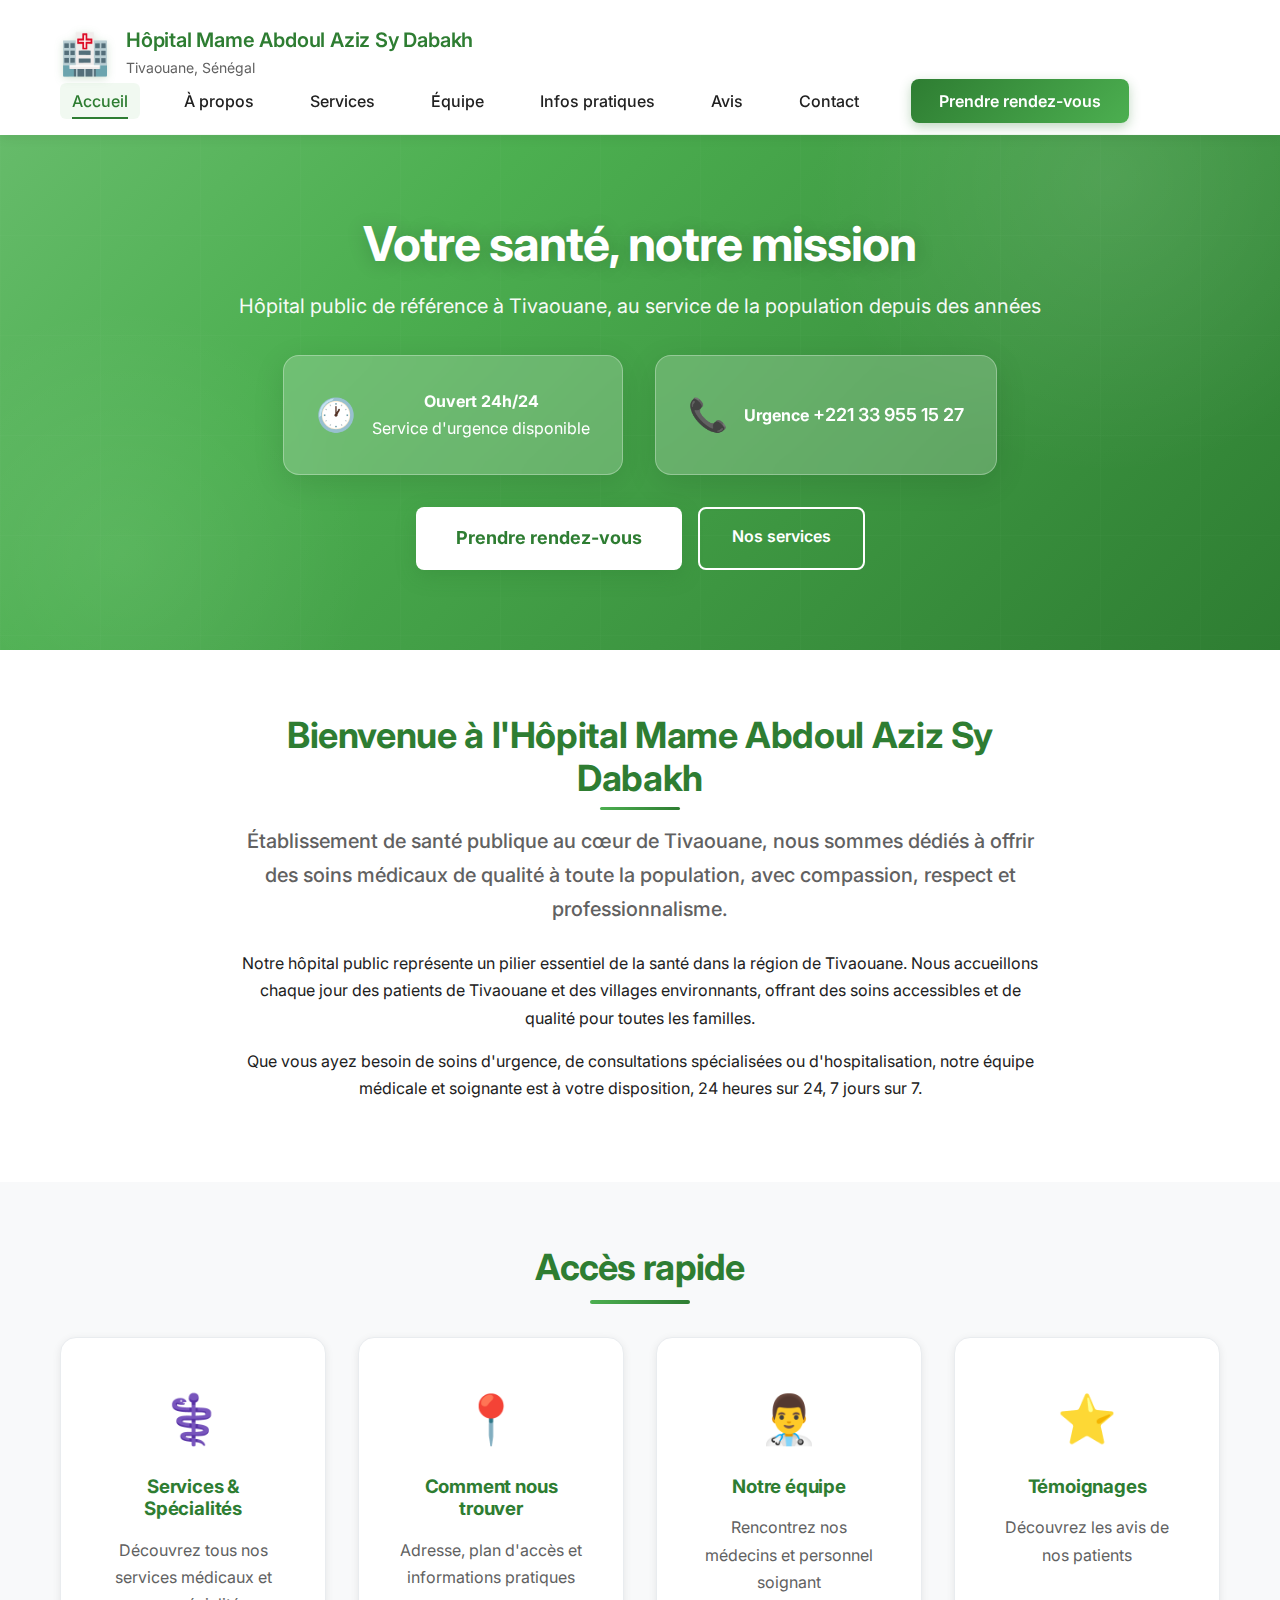
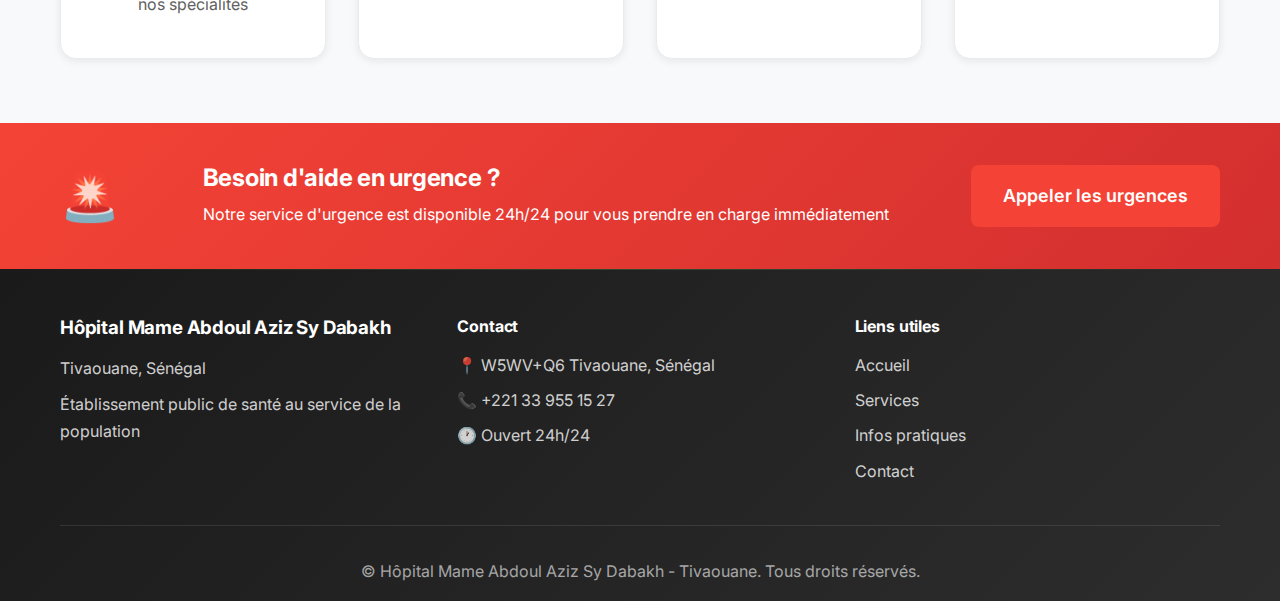
<file: index.html>
<!DOCTYPE html>
<html lang="fr">
<head>
    <meta charset="UTF-8">
    <meta name="viewport" content="width=device-width, initial-scale=1.0">
    <meta name="description" content="Hôpital Mame Abdoul Aziz Sy Dabakh de Tivaouane - Établissement de santé public au Sénégal, ouvert 24h/24 pour votre bien-être et celui de votre famille.">
    <meta name="keywords" content="hôpital Tivaouane, hôpital Sénégal, soins médicaux Tivaouane, urgence médicale, hôpital public Sénégal">
    <meta name="author" content="Hôpital Mame Abdoul Aziz Sy Dabakh">
    <title>Hôpital Mame Abdoul Aziz Sy Dabakh - Tivaouane | Accueil</title>
    <link rel="stylesheet" href="styles.css">
    <link rel="preconnect" href="https://fonts.googleapis.com">
    <link rel="preconnect" href="https://fonts.gstatic.com" crossorigin>
    <link href="https://fonts.googleapis.com/css2?family=Inter:wght@300;400;500;600;700&display=swap" rel="stylesheet">
</head>
<body>
    <!-- Navigation -->
    <nav class="navbar">
        <div class="container">
            <div class="nav-wrapper">
                <div class="logo">
                    <span class="logo-icon">🏥</span>
                    <div class="logo-text">
                        <h1>Hôpital Mame Abdoul Aziz Sy Dabakh</h1>
                        <p>Tivaouane, Sénégal</p>
                    </div>
                </div>
                <button class="mobile-menu-toggle" aria-label="Menu mobile">
                    <span></span>
                    <span></span>
                    <span></span>
                </button>
                <ul class="nav-menu">
                    <li><a href="index.html" class="active">Accueil</a></li>
                    <li><a href="apropos.html">À propos</a></li>
                    <li><a href="services.html">Services</a></li>
                    <li><a href="equipe.html">Équipe</a></li>
                    <li><a href="infos-pratiques.html">Infos pratiques</a></li>
                    <li><a href="avis.html">Avis</a></li>
                    <li><a href="contact.html">Contact</a></li>
                    <li><a href="rendez-vous.html" class="btn-nav-appointment">Prendre rendez-vous</a></li>
                </ul>
            </div>
        </div>
    </nav>

    <!-- Hero Section -->
    <section class="hero">
        <div class="hero-overlay"></div>
        <div class="container">
            <div class="hero-content">
                <h2 class="hero-title">Votre santé, notre mission</h2>
                <p class="hero-subtitle">Hôpital public de référence à Tivaouane, au service de la population depuis des années</p>
                <div class="hero-info">
                    <div class="info-card">
                        <span class="info-icon">🕐</span>
                        <div>
                            <strong>Ouvert 24h/24</strong>
                            <p>Service d'urgence disponible</p>
                        </div>
                    </div>
                    <div class="info-card">
                        <span class="info-icon">📞</span>
                        <div>
                            <strong>Urgence</strong>
                            <a href="tel:+221339551527" class="phone-link">+221 33 955 15 27</a>
                        </div>
                    </div>
                </div>
                <div class="hero-buttons">
                    <a href="rendez-vous.html" class="btn btn-appointment">Prendre rendez-vous</a>
                    <a href="services.html" class="btn btn-secondary">Nos services</a>
                </div>
            </div>
        </div>
    </section>

    <!-- Welcome Section -->
    <section class="welcome-section">
        <div class="container">
            <div class="welcome-content">
                <h2>Bienvenue à l'Hôpital Mame Abdoul Aziz Sy Dabakh</h2>
                <p class="lead">Établissement de santé publique au cœur de Tivaouane, nous sommes dédiés à offrir des soins médicaux de qualité à toute la population, avec compassion, respect et professionnalisme.</p>
                <p>Notre hôpital public représente un pilier essentiel de la santé dans la région de Tivaouane. Nous accueillons chaque jour des patients de Tivaouane et des villages environnants, offrant des soins accessibles et de qualité pour toutes les familles.</p>
                <p>Que vous ayez besoin de soins d'urgence, de consultations spécialisées ou d'hospitalisation, notre équipe médicale et soignante est à votre disposition, 24 heures sur 24, 7 jours sur 7.</p>
            </div>
        </div>
    </section>

    <!-- Quick Links -->
    <section class="quick-links">
        <div class="container">
            <h2 class="section-title">Accès rapide</h2>
            <div class="links-grid">
                <a href="services.html" class="link-card">
                    <span class="card-icon">⚕️</span>
                    <h3>Services & Spécialités</h3>
                    <p>Découvrez tous nos services médicaux et nos spécialités</p>
                </a>
                <a href="infos-pratiques.html" class="link-card">
                    <span class="card-icon">📍</span>
                    <h3>Comment nous trouver</h3>
                    <p>Adresse, plan d'accès et informations pratiques</p>
                </a>
                <a href="equipe.html" class="link-card">
                    <span class="card-icon">👨‍⚕️</span>
                    <h3>Notre équipe</h3>
                    <p>Rencontrez nos médecins et personnel soignant</p>
                </a>
                <a href="avis.html" class="link-card">
                    <span class="card-icon">⭐</span>
                    <h3>Témoignages</h3>
                    <p>Découvrez les avis de nos patients</p>
                </a>
            </div>
        </div>
    </section>

    <!-- Emergency Banner -->
    <section class="emergency-banner">
        <div class="container">
            <div class="emergency-content">
                <div class="emergency-icon">🚨</div>
                <div class="emergency-text">
                    <h3>Besoin d'aide en urgence ?</h3>
                    <p>Notre service d'urgence est disponible 24h/24 pour vous prendre en charge immédiatement</p>
                </div>
                <a href="tel:+221339551527" class="btn btn-emergency">Appeler les urgences</a>
            </div>
        </div>
    </section>

    <!-- Footer -->
    <footer class="footer">
        <div class="container">
            <div class="footer-content">
                <div class="footer-section">
                    <h3>Hôpital Mame Abdoul Aziz Sy Dabakh</h3>
                    <p>Tivaouane, Sénégal</p>
                    <p>Établissement public de santé au service de la population</p>
                </div>
                <div class="footer-section">
                    <h4>Contact</h4>
                    <p>📍 W5WV+Q6 Tivaouane, Sénégal</p>
                    <p>📞 <a href="tel:+221339551527">+221 33 955 15 27</a></p>
                    <p>🕐 Ouvert 24h/24</p>
                </div>
                <div class="footer-section">
                    <h4>Liens utiles</h4>
                    <ul>
                        <li><a href="index.html">Accueil</a></li>
                        <li><a href="services.html">Services</a></li>
                        <li><a href="infos-pratiques.html">Infos pratiques</a></li>
                        <li><a href="contact.html">Contact</a></li>
                    </ul>
                </div>
            </div>
            <div class="footer-bottom">
                <p>&copy; Hôpital Mame Abdoul Aziz Sy Dabakh - Tivaouane. Tous droits réservés.</p>
            </div>
        </div>
    </footer>

    <script src="script.js"></script>
</body>
</html>
</file>
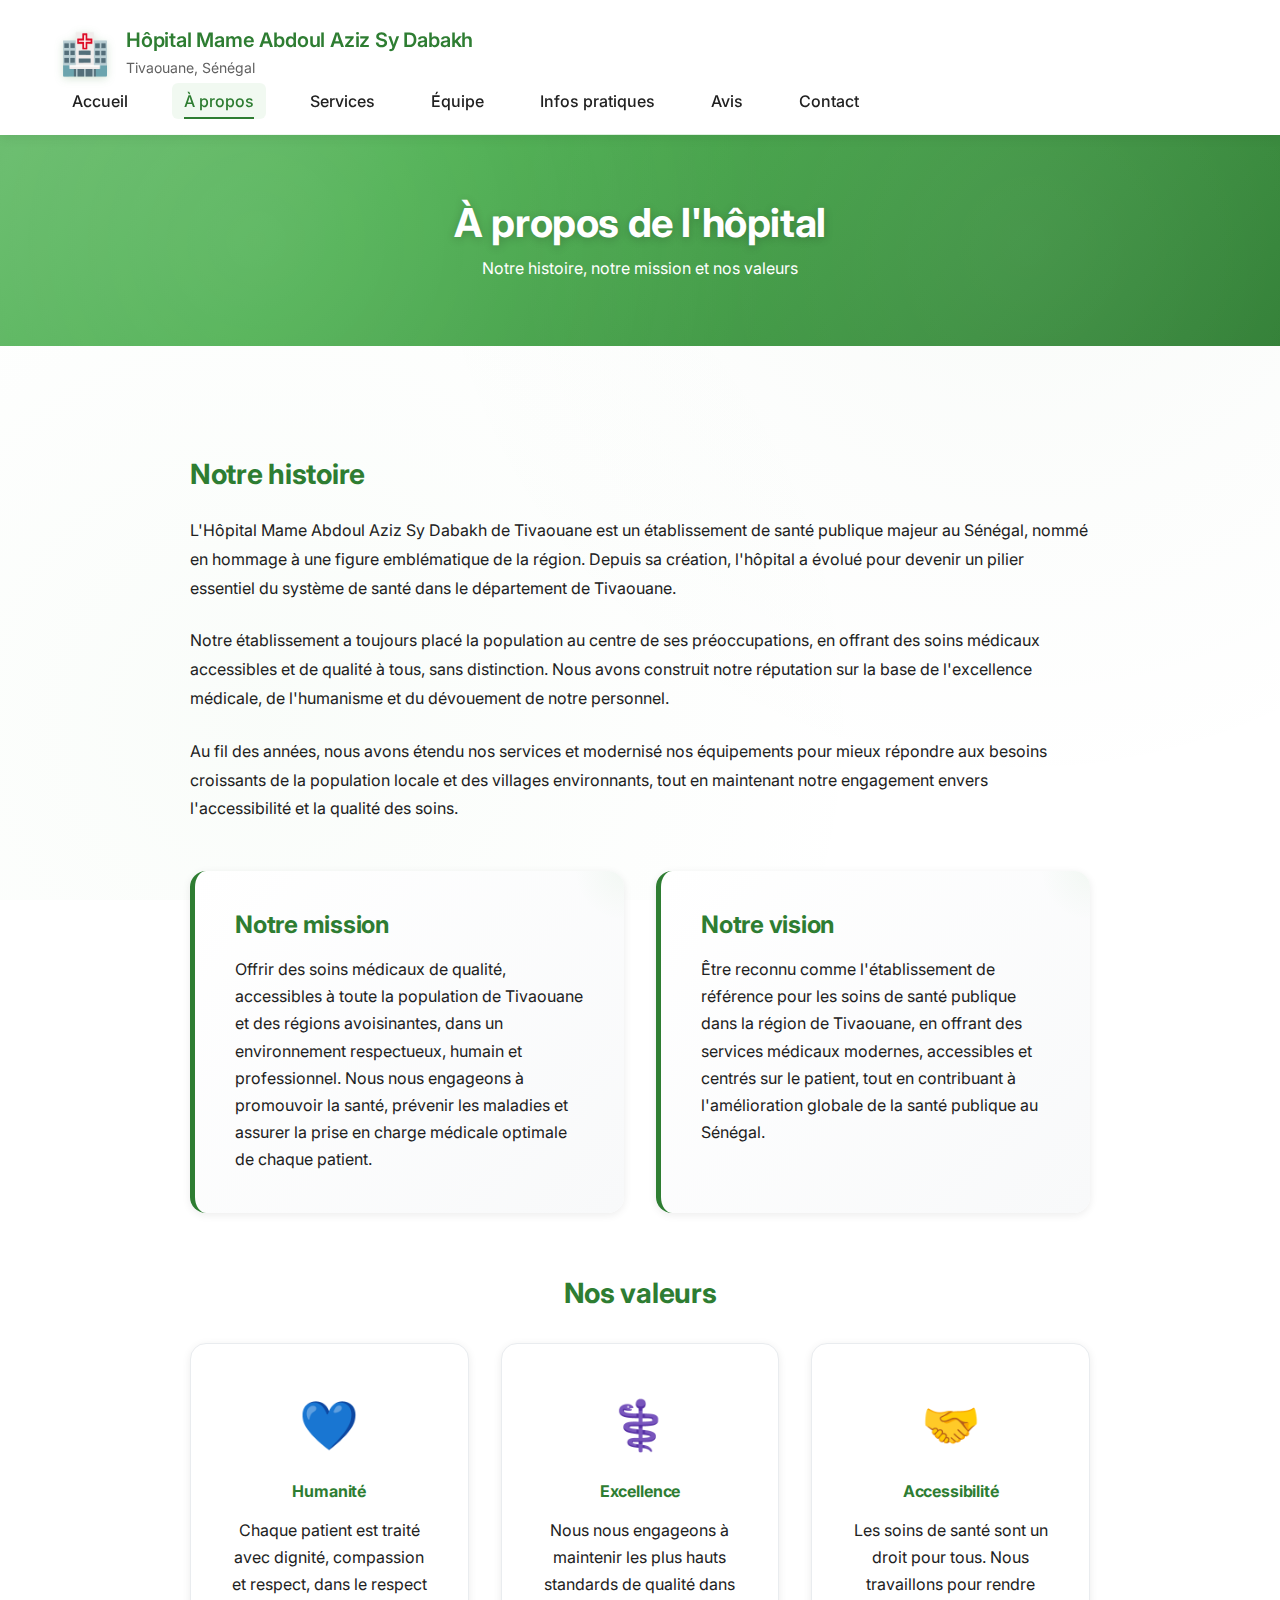
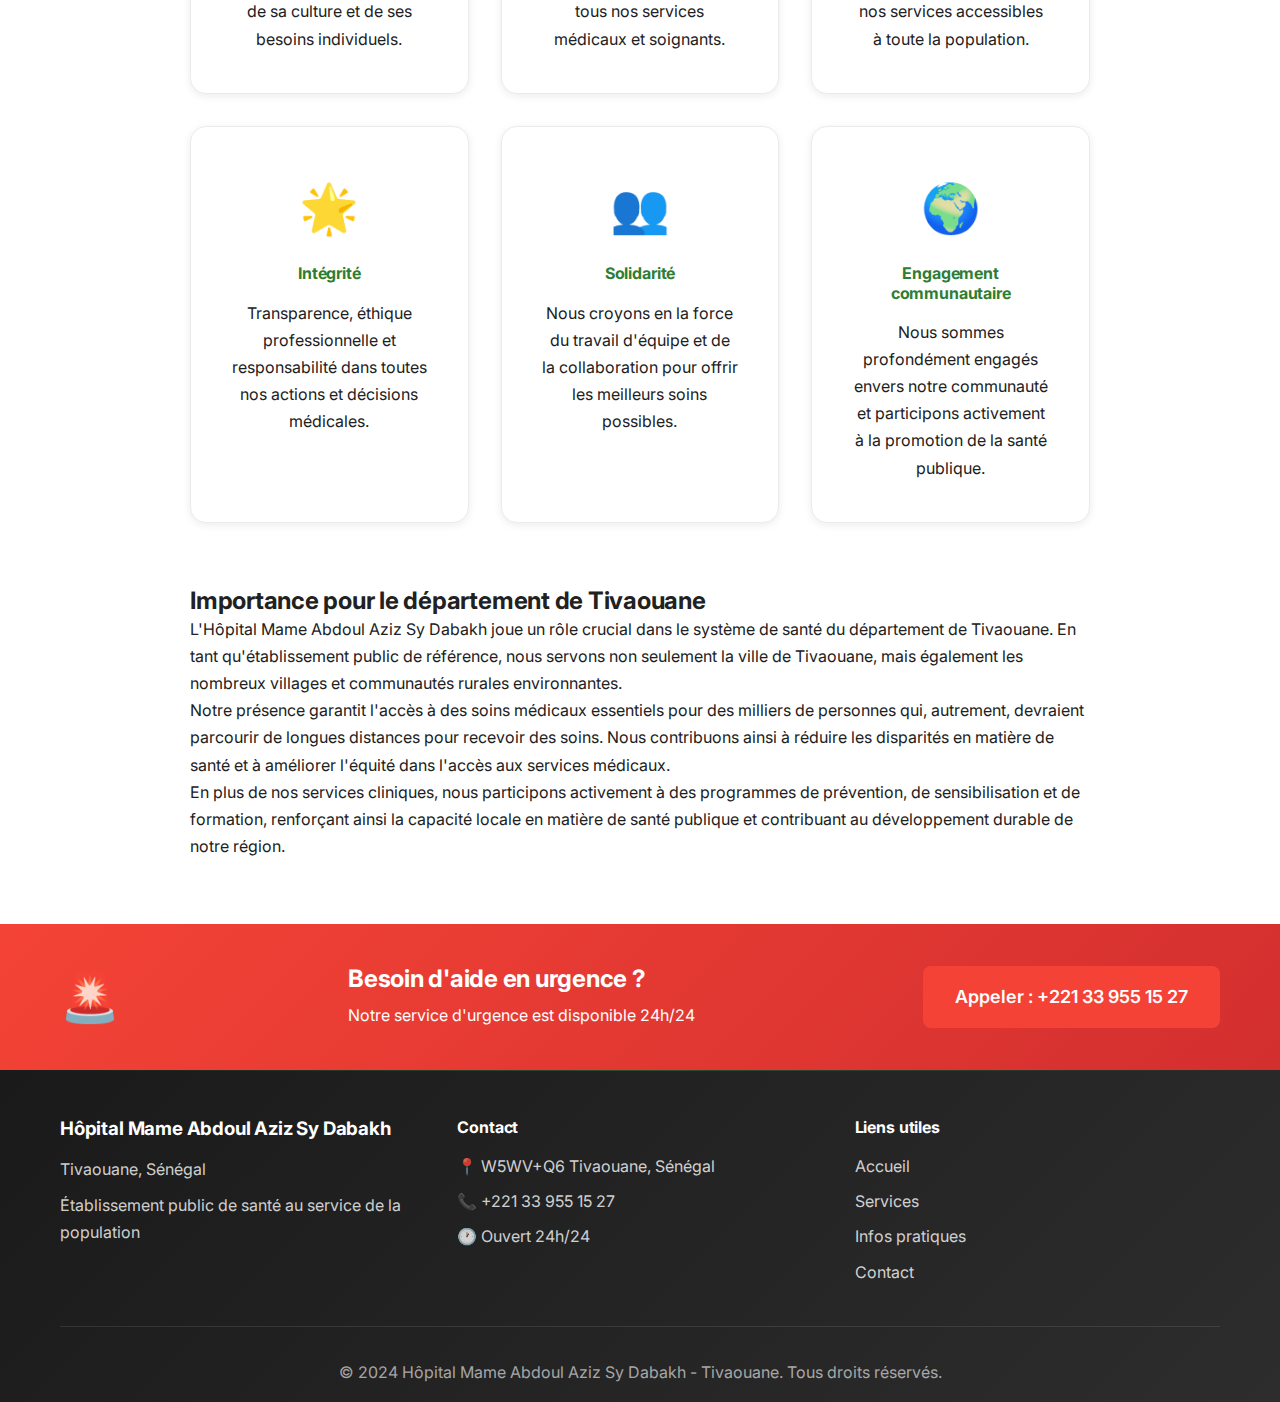
<file: apropos.html>
<!DOCTYPE html>
<html lang="fr">
<head>
    <meta charset="UTF-8">
    <meta name="viewport" content="width=device-width, initial-scale=1.0">
    <meta name="description" content="Historique, mission et vision de l'Hôpital Mame Abdoul Aziz Sy Dabakh de Tivaouane - Un établissement au service de la santé publique au Sénégal.">
    <title>À propos - Hôpital Mame Abdoul Aziz Sy Dabakh</title>
    <link rel="stylesheet" href="styles.css">
    <link rel="preconnect" href="https://fonts.googleapis.com">
    <link rel="preconnect" href="https://fonts.gstatic.com" crossorigin>
    <link href="https://fonts.googleapis.com/css2?family=Inter:wght@300;400;500;600;700&display=swap" rel="stylesheet">
</head>
<body>
    <nav class="navbar">
        <div class="container">
            <div class="nav-wrapper">
                <div class="logo">
                    <span class="logo-icon">🏥</span>
                    <div class="logo-text">
                        <h1>Hôpital Mame Abdoul Aziz Sy Dabakh</h1>
                        <p>Tivaouane, Sénégal</p>
                    </div>
                </div>
                <button class="mobile-menu-toggle" aria-label="Menu mobile">
                    <span></span>
                    <span></span>
                    <span></span>
                </button>
                <ul class="nav-menu">
                    <li><a href="index.html">Accueil</a></li>
                    <li><a href="apropos.html" class="active">À propos</a></li>
                    <li><a href="services.html">Services</a></li>
                    <li><a href="equipe.html">Équipe</a></li>
                    <li><a href="infos-pratiques.html">Infos pratiques</a></li>
                    <li><a href="avis.html">Avis</a></li>
                    <li><a href="contact.html">Contact</a></li>
                </ul>
            </div>
        </div>
    </nav>

    <section class="page-header">
        <div class="container">
            <h1>À propos de l'hôpital</h1>
            <p>Notre histoire, notre mission et nos valeurs</p>
        </div>
    </section>

    <section class="content-section">
        <div class="container">
            <div class="about-content">
                <div class="about-section">
                    <h2>Notre histoire</h2>
                    <p>L'Hôpital Mame Abdoul Aziz Sy Dabakh de Tivaouane est un établissement de santé publique majeur au Sénégal, nommé en hommage à une figure emblématique de la région. Depuis sa création, l'hôpital a évolué pour devenir un pilier essentiel du système de santé dans le département de Tivaouane.</p>
                    <p>Notre établissement a toujours placé la population au centre de ses préoccupations, en offrant des soins médicaux accessibles et de qualité à tous, sans distinction. Nous avons construit notre réputation sur la base de l'excellence médicale, de l'humanisme et du dévouement de notre personnel.</p>
                    <p>Au fil des années, nous avons étendu nos services et modernisé nos équipements pour mieux répondre aux besoins croissants de la population locale et des villages environnants, tout en maintenant notre engagement envers l'accessibilité et la qualité des soins.</p>
                </div>

                <div class="mission-vision">
                    <div class="mv-card">
                        <h3>Notre mission</h3>
                        <p>Offrir des soins médicaux de qualité, accessibles à toute la population de Tivaouane et des régions avoisinantes, dans un environnement respectueux, humain et professionnel. Nous nous engageons à promouvoir la santé, prévenir les maladies et assurer la prise en charge médicale optimale de chaque patient.</p>
                    </div>
                    <div class="mv-card">
                        <h3>Notre vision</h3>
                        <p>Être reconnu comme l'établissement de référence pour les soins de santé publique dans la région de Tivaouane, en offrant des services médicaux modernes, accessibles et centrés sur le patient, tout en contribuant à l'amélioration globale de la santé publique au Sénégal.</p>
                    </div>
                </div>

                <div class="values-section">
                    <h2>Nos valeurs</h2>
                    <div class="values-grid">
                        <div class="value-card">
                            <span class="value-icon">💙</span>
                            <h4>Humanité</h4>
                            <p>Chaque patient est traité avec dignité, compassion et respect, dans le respect de sa culture et de ses besoins individuels.</p>
                        </div>
                        <div class="value-card">
                            <span class="value-icon">⚕️</span>
                            <h4>Excellence</h4>
                            <p>Nous nous engageons à maintenir les plus hauts standards de qualité dans tous nos services médicaux et soignants.</p>
                        </div>
                        <div class="value-card">
                            <span class="value-icon">🤝</span>
                            <h4>Accessibilité</h4>
                            <p>Les soins de santé sont un droit pour tous. Nous travaillons pour rendre nos services accessibles à toute la population.</p>
                        </div>
                        <div class="value-card">
                            <span class="value-icon">🌟</span>
                            <h4>Intégrité</h4>
                            <p>Transparence, éthique professionnelle et responsabilité dans toutes nos actions et décisions médicales.</p>
                        </div>
                        <div class="value-card">
                            <span class="value-icon">👥</span>
                            <h4>Solidarité</h4>
                            <p>Nous croyons en la force du travail d'équipe et de la collaboration pour offrir les meilleurs soins possibles.</p>
                        </div>
                        <div class="value-card">
                            <span class="value-icon">🌍</span>
                            <h4>Engagement communautaire</h4>
                            <p>Nous sommes profondément engagés envers notre communauté et participons activement à la promotion de la santé publique.</p>
                        </div>
                    </div>
                </div>

                <div class="importance-section">
                    <h2>Importance pour le département de Tivaouane</h2>
                    <p>L'Hôpital Mame Abdoul Aziz Sy Dabakh joue un rôle crucial dans le système de santé du département de Tivaouane. En tant qu'établissement public de référence, nous servons non seulement la ville de Tivaouane, mais également les nombreux villages et communautés rurales environnantes.</p>
                    <p>Notre présence garantit l'accès à des soins médicaux essentiels pour des milliers de personnes qui, autrement, devraient parcourir de longues distances pour recevoir des soins. Nous contribuons ainsi à réduire les disparités en matière de santé et à améliorer l'équité dans l'accès aux services médicaux.</p>
                    <p>En plus de nos services cliniques, nous participons activement à des programmes de prévention, de sensibilisation et de formation, renforçant ainsi la capacité locale en matière de santé publique et contribuant au développement durable de notre région.</p>
                </div>
            </div>
        </div>
    </section>

    <section class="emergency-banner">
        <div class="container">
            <div class="emergency-content">
                <div class="emergency-icon">🚨</div>
                <div class="emergency-text">
                    <h3>Besoin d'aide en urgence ?</h3>
                    <p>Notre service d'urgence est disponible 24h/24</p>
                </div>
                <a href="tel:+221339551527" class="btn btn-emergency">Appeler : +221 33 955 15 27</a>
            </div>
        </div>
    </section>

    <footer class="footer">
        <div class="container">
            <div class="footer-content">
                <div class="footer-section">
                    <h3>Hôpital Mame Abdoul Aziz Sy Dabakh</h3>
                    <p>Tivaouane, Sénégal</p>
                    <p>Établissement public de santé au service de la population</p>
                </div>
                <div class="footer-section">
                    <h4>Contact</h4>
                    <p>📍 W5WV+Q6 Tivaouane, Sénégal</p>
                    <p>📞 <a href="tel:+221339551527">+221 33 955 15 27</a></p>
                    <p>🕐 Ouvert 24h/24</p>
                </div>
                <div class="footer-section">
                    <h4>Liens utiles</h4>
                    <ul>
                        <li><a href="index.html">Accueil</a></li>
                        <li><a href="services.html">Services</a></li>
                        <li><a href="infos-pratiques.html">Infos pratiques</a></li>
                        <li><a href="contact.html">Contact</a></li>
                    </ul>
                </div>
            </div>
            <div class="footer-bottom">
                <p>&copy; 2024 Hôpital Mame Abdoul Aziz Sy Dabakh - Tivaouane. Tous droits réservés.</p>
            </div>
        </div>
    </footer>

    <script src="script.js"></script>
</body>
</html>
</file>
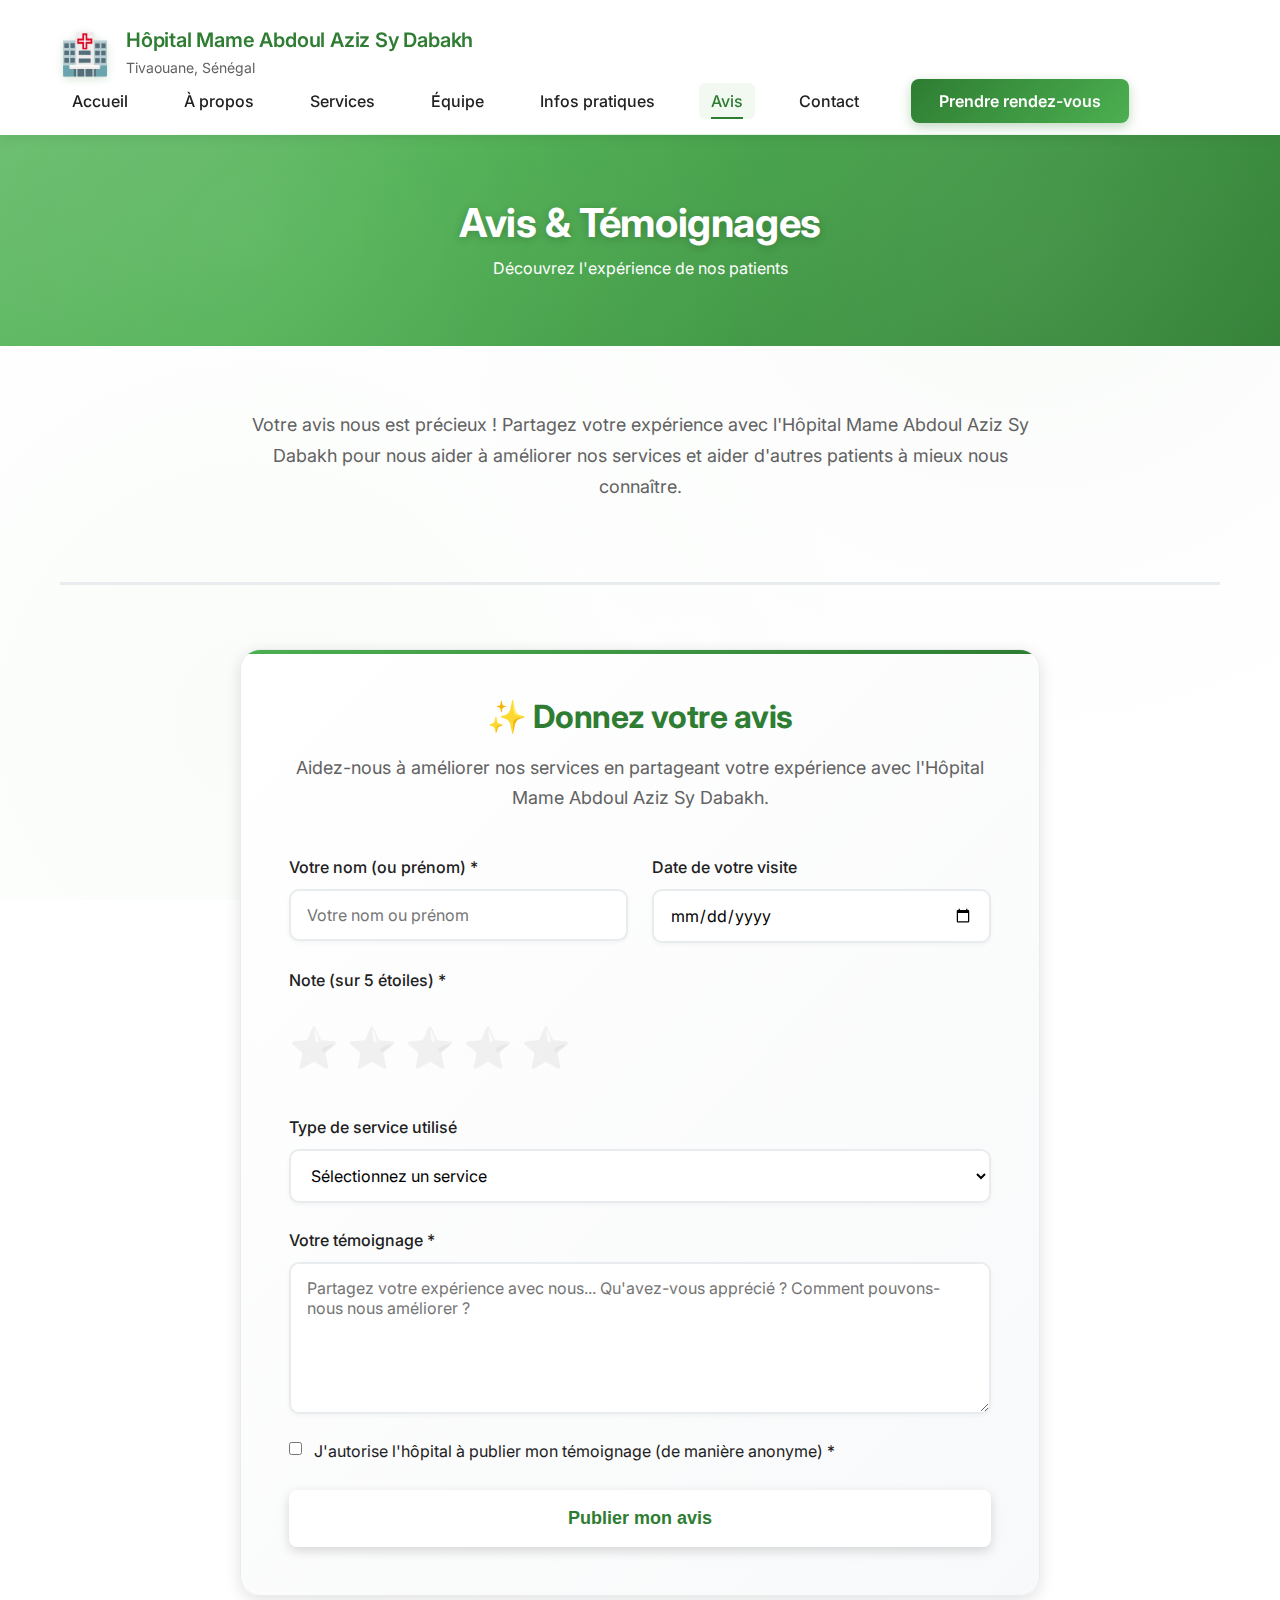
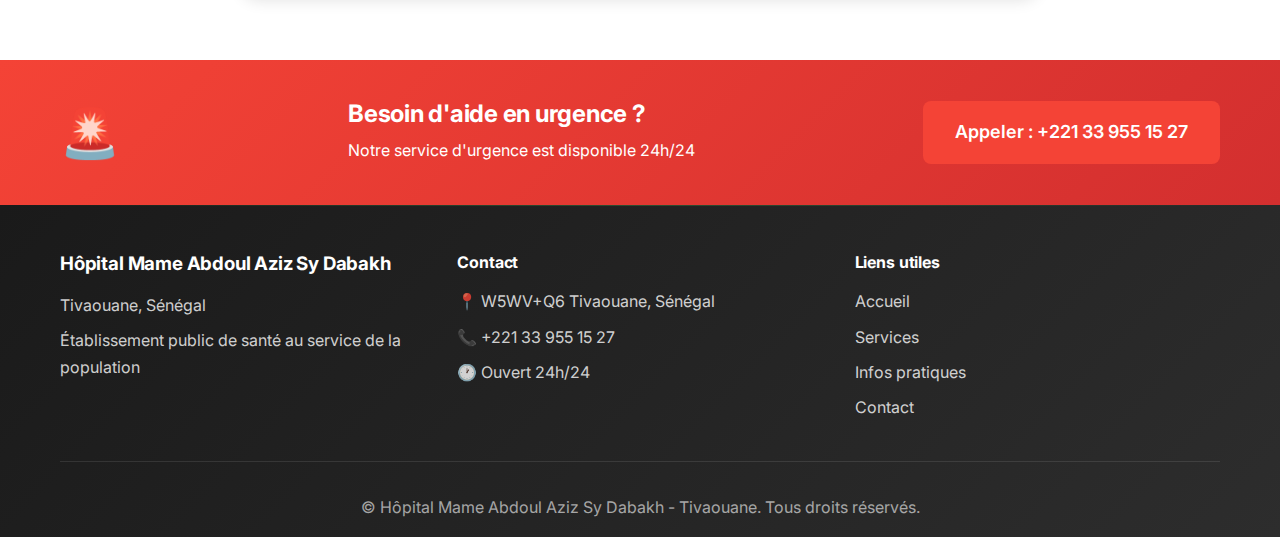
<file: avis.html>
<!DOCTYPE html>
<html lang="fr">
<head>
    <meta charset="UTF-8">
    <meta name="viewport" content="width=device-width, initial-scale=1.0">
    <meta name="description" content="Témoignages et avis des patients de l'Hôpital Mame Abdoul Aziz Sy Dabakh de Tivaouane - Découvrez l'expérience de nos patients.">
    <title>Avis & Témoignages - Hôpital Mame Abdoul Aziz Sy Dabakh</title>
    <link rel="stylesheet" href="styles.css">
    <link rel="preconnect" href="https://fonts.googleapis.com">
    <link rel="preconnect" href="https://fonts.gstatic.com" crossorigin>
    <link href="https://fonts.googleapis.com/css2?family=Inter:wght@300;400;500;600;700&display=swap" rel="stylesheet">
</head>
<body>
    <nav class="navbar">
        <div class="container">
            <div class="nav-wrapper">
                <div class="logo">
                    <span class="logo-icon">🏥</span>
                    <div class="logo-text">
                        <h1>Hôpital Mame Abdoul Aziz Sy Dabakh</h1>
                        <p>Tivaouane, Sénégal</p>
                    </div>
                </div>
                <button class="mobile-menu-toggle" aria-label="Menu mobile">
                    <span></span>
                    <span></span>
                    <span></span>
                </button>
                <ul class="nav-menu">
                    <li><a href="index.html">Accueil</a></li>
                    <li><a href="apropos.html">À propos</a></li>
                    <li><a href="services.html">Services</a></li>
                    <li><a href="equipe.html">Équipe</a></li>
                    <li><a href="infos-pratiques.html">Infos pratiques</a></li>
                    <li><a href="avis.html" class="active">Avis</a></li>
                    <li><a href="contact.html">Contact</a></li>
                    <li><a href="rendez-vous.html" class="btn-nav-appointment">Prendre rendez-vous</a></li>
                </ul>
            </div>
        </div>
    </nav>

    <section class="page-header">
        <div class="container">
            <h1>Avis & Témoignages</h1>
            <p>Découvrez l'expérience de nos patients</p>
        </div>
    </section>

    <section class="content-section">
        <div class="container">
            <div class="testimonials-intro">
                <p class="lead">Votre avis nous est précieux ! Partagez votre expérience avec l'Hôpital Mame Abdoul Aziz Sy Dabakh pour nous aider à améliorer nos services et aider d'autres patients à mieux nous connaître.</p>
            </div>

            <!-- Formulaire pour donner un avis -->
            <div class="review-form-section">
                <div class="review-form-container">
                    <h2>✨ Donnez votre avis</h2>
                    <p class="review-form-intro">Aidez-nous à améliorer nos services en partageant votre expérience avec l'Hôpital Mame Abdoul Aziz Sy Dabakh.</p>
                    
                    <form class="review-form" id="reviewForm">
                        <div class="form-row">
                            <div class="form-group">
                                <label for="reviewer-name">Votre nom (ou prénom) *</label>
                                <input type="text" id="reviewer-name" name="reviewer-name" required placeholder="Votre nom ou prénom">
                            </div>
                            <div class="form-group">
                                <label for="review-date">Date de votre visite</label>
                                <input type="date" id="review-date" name="review-date">
                            </div>
                        </div>

                        <div class="form-group">
                            <label for="review-rating">Note (sur 5 étoiles) *</label>
                            <div class="rating-input">
                                <input type="radio" id="star5" name="rating" value="5" required>
                                <label for="star5" class="star-label">⭐</label>
                                <input type="radio" id="star4" name="rating" value="4" required>
                                <label for="star4" class="star-label">⭐</label>
                                <input type="radio" id="star3" name="rating" value="3" required>
                                <label for="star3" class="star-label">⭐</label>
                                <input type="radio" id="star2" name="rating" value="2" required>
                                <label for="star2" class="star-label">⭐</label>
                                <input type="radio" id="star1" name="rating" value="1" required>
                                <label for="star1" class="star-label">⭐</label>
                            </div>
                        </div>

                        <div class="form-group">
                            <label for="review-service">Type de service utilisé</label>
                            <select id="review-service" name="review-service">
                                <option value="">Sélectionnez un service</option>
                                <option value="consultation">Consultation médicale</option>
                                <option value="urgence">Service d'urgence</option>
                                <option value="hospitalisation">Hospitalisation</option>
                                <option value="specialiste">Consultation spécialisée</option>
                                <option value="autre">Autre</option>
                            </select>
                        </div>

                        <div class="form-group">
                            <label for="review-message">Votre témoignage *</label>
                            <textarea id="review-message" name="review-message" rows="6" required placeholder="Partagez votre expérience avec nous... Qu'avez-vous apprécié ? Comment pouvons-nous nous améliorer ?"></textarea>
                        </div>

                        <div class="form-checkbox">
                            <input type="checkbox" id="review-consent" name="review-consent" required>
                            <label for="review-consent">J'autorise l'hôpital à publier mon témoignage (de manière anonyme) *</label>
                        </div>

                        <button type="submit" class="btn btn-primary btn-large">Publier mon avis</button>
                    </form>

                    <div id="reviewMessage" class="form-message" style="display: none;"></div>
                </div>
            </div>
        </div>
    </section>

    <section class="emergency-banner">
        <div class="container">
            <div class="emergency-content">
                <div class="emergency-icon">🚨</div>
                <div class="emergency-text">
                    <h3>Besoin d'aide en urgence ?</h3>
                    <p>Notre service d'urgence est disponible 24h/24</p>
                </div>
                <a href="tel:+221339551527" class="btn btn-emergency">Appeler : +221 33 955 15 27</a>
            </div>
        </div>
    </section>

    <footer class="footer">
        <div class="container">
            <div class="footer-content">
                <div class="footer-section">
                    <h3>Hôpital Mame Abdoul Aziz Sy Dabakh</h3>
                    <p>Tivaouane, Sénégal</p>
                    <p>Établissement public de santé au service de la population</p>
                </div>
                <div class="footer-section">
                    <h4>Contact</h4>
                    <p>📍 W5WV+Q6 Tivaouane, Sénégal</p>
                    <p>📞 <a href="tel:+221339551527">+221 33 955 15 27</a></p>
                    <p>🕐 Ouvert 24h/24</p>
                </div>
                <div class="footer-section">
                    <h4>Liens utiles</h4>
                    <ul>
                        <li><a href="index.html">Accueil</a></li>
                        <li><a href="services.html">Services</a></li>
                        <li><a href="infos-pratiques.html">Infos pratiques</a></li>
                        <li><a href="contact.html">Contact</a></li>
                    </ul>
                </div>
            </div>
            <div class="footer-bottom">
                <p>&copy; Hôpital Mame Abdoul Aziz Sy Dabakh - Tivaouane. Tous droits réservés.</p>
            </div>
        </div>
    </footer>

    <script src="script.js"></script>
    <script>
        // Handle review form submission
        document.addEventListener('DOMContentLoaded', function() {
            const reviewForm = document.getElementById('reviewForm');
            const reviewMessage = document.getElementById('reviewMessage');

            if (reviewForm) {
                reviewForm.addEventListener('submit', function(e) {
                    e.preventDefault();
                    
                    const formData = {
                        reviewerName: document.getElementById('reviewer-name').value,
                        reviewDate: document.getElementById('review-date').value,
                        rating: document.querySelector('input[name="rating"]:checked')?.value,
                        service: document.getElementById('review-service').value,
                        message: document.getElementById('review-message').value
                    };

                    if (!formData.reviewerName || !formData.rating || !formData.message) {
                        showReviewMessage('Veuillez remplir tous les champs obligatoires et sélectionner une note.', 'error');
                        return;
                    }

                    showReviewMessage('✅ Merci pour votre avis ! Votre témoignage nous aide à améliorer nos services. Il sera publié après modération.', 'success');
                    reviewForm.reset();
                });
            }

            function showReviewMessage(message, type) {
                if (reviewMessage) {
                    reviewMessage.textContent = message;
                    reviewMessage.className = `form-message ${type}`;
                    reviewMessage.style.display = 'block';
                    reviewMessage.scrollIntoView({ behavior: 'smooth', block: 'nearest' });
                    
                    if (type === 'success') {
                        setTimeout(function() {
                            reviewMessage.style.display = 'none';
                        }, 6000);
                    }
                }
            }
        });
    </script>
</body>
</html>
</file>
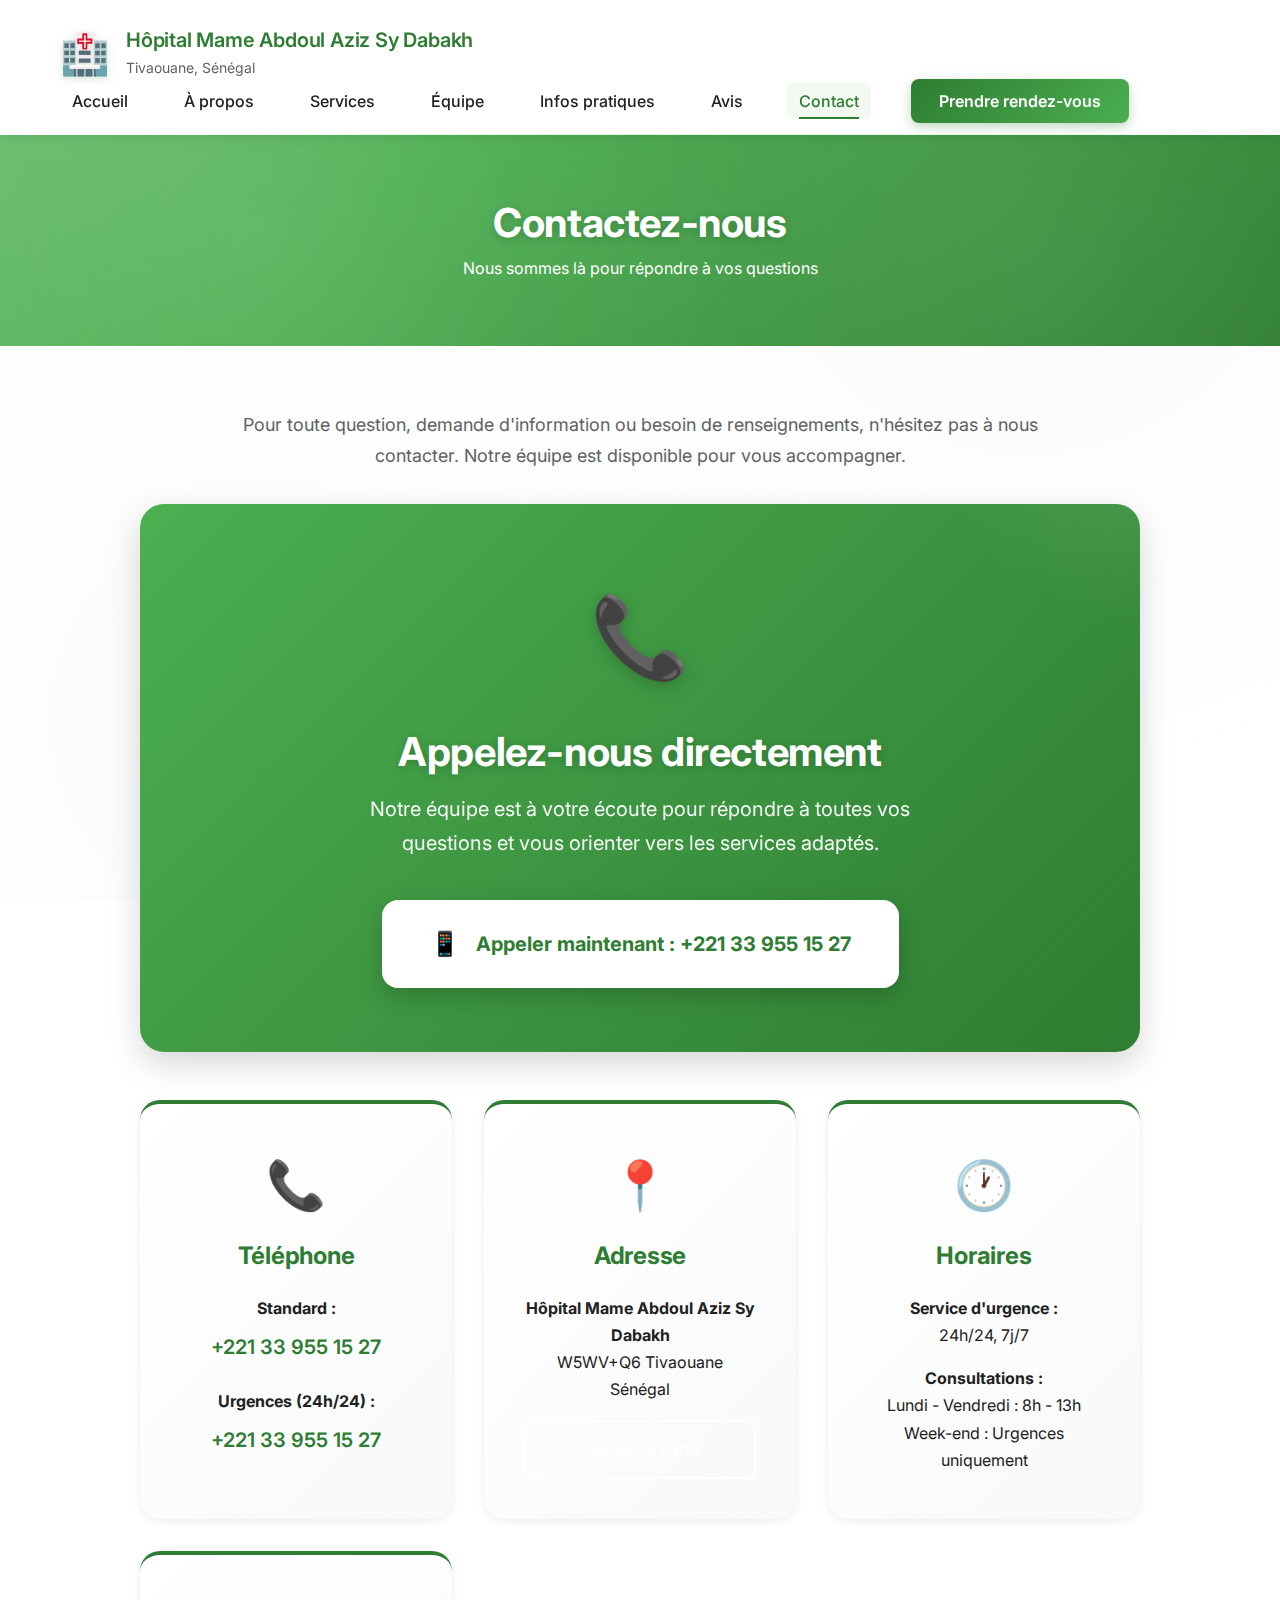
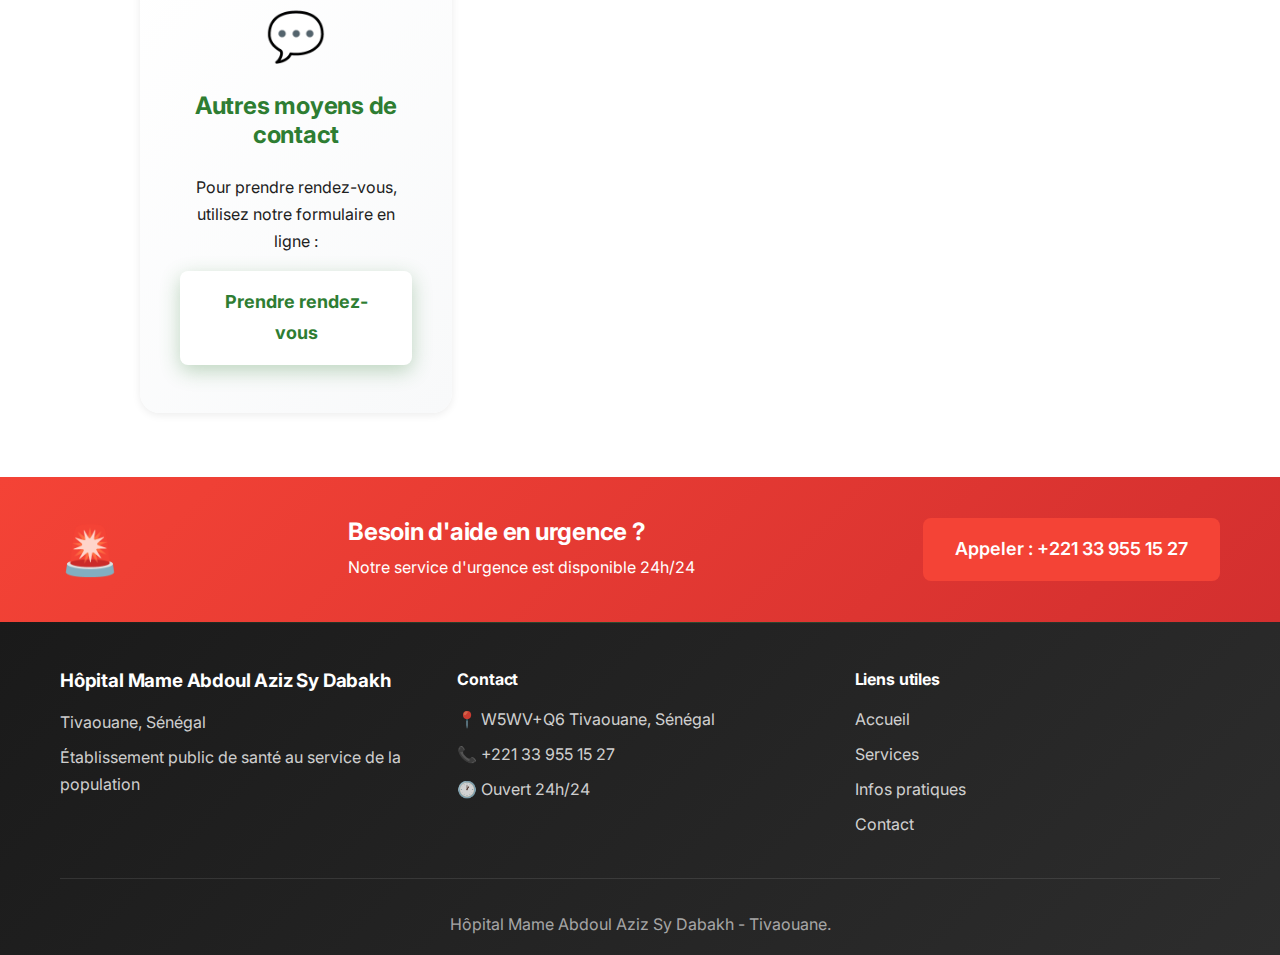
<file: contact.html>
<!DOCTYPE html>
<html lang="fr">
<head>
    <meta charset="UTF-8">
    <meta name="viewport" content="width=device-width, initial-scale=1.0">
    <meta name="description" content="Contactez l'Hôpital Mame Abdoul Aziz Sy Dabakh de Tivaouane - Formulaire de contact, téléphone et coordonnées.">
    <title>Contact - Hôpital Mame Abdoul Aziz Sy Dabakh</title>
    <link rel="stylesheet" href="styles.css">
    <link rel="preconnect" href="https://fonts.googleapis.com">
    <link rel="preconnect" href="https://fonts.gstatic.com" crossorigin>
    <link href="https://fonts.googleapis.com/css2?family=Inter:wght@300;400;500;600;700&display=swap" rel="stylesheet">
</head>
<body>
    <nav class="navbar">
        <div class="container">
            <div class="nav-wrapper">
                <div class="logo">
                    <span class="logo-icon">🏥</span>
                    <div class="logo-text">
                        <h1>Hôpital Mame Abdoul Aziz Sy Dabakh</h1>
                        <p>Tivaouane, Sénégal</p>
                    </div>
                </div>
                <button class="mobile-menu-toggle" aria-label="Menu mobile">
                    <span></span>
                    <span></span>
                    <span></span>
                </button>
                <ul class="nav-menu">
                    <li><a href="index.html">Accueil</a></li>
                    <li><a href="apropos.html">À propos</a></li>
                    <li><a href="services.html">Services</a></li>
                    <li><a href="equipe.html">Équipe</a></li>
                    <li><a href="infos-pratiques.html">Infos pratiques</a></li>
                    <li><a href="avis.html">Avis</a></li>
                    <li><a href="contact.html" class="active">Contact</a></li>
                    <li><a href="rendez-vous.html" class="btn-nav-appointment">Prendre rendez-vous</a></li>
                </ul>
            </div>
        </div>
    </nav>

    <section class="page-header">
        <div class="container">
            <h1>Contactez-nous</h1>
            <p>Nous sommes là pour répondre à vos questions</p>
        </div>
    </section>

    <section class="content-section">
        <div class="container">
            <div class="contact-intro">
                <p class="lead">Pour toute question, demande d'information ou besoin de renseignements, n'hésitez pas à nous contacter. Notre équipe est disponible pour vous accompagner.</p>
            </div>

            <div class="contact-simple-grid">
                <div class="contact-main-card">
                    <div class="contact-icon-large">📞</div>
                    <h2>Appelez-nous directement</h2>
                    <p class="contact-description">Notre équipe est à votre écoute pour répondre à toutes vos questions et vous orienter vers les services adaptés.</p>
                    <a href="tel:+221339551527" class="btn btn-call-large">
                        <span class="call-icon">📱</span>
                        Appeler maintenant : +221 33 955 15 27
                    </a>
                </div>

                <div class="contact-info-grid">
                    <div class="contact-info-card-enhanced">
                        <div class="info-icon-wrapper">📞</div>
                        <h3>Téléphone</h3>
                        <p><strong>Standard :</strong></p>
                        <a href="tel:+221339551527" class="contact-link-large">+221 33 955 15 27</a>
                        <p style="margin-top: 1.5rem;"><strong>Urgences (24h/24) :</strong></p>
                        <a href="tel:+221339551527" class="contact-link-large emergency-link">+221 33 955 15 27</a>
                    </div>

                    <div class="contact-info-card-enhanced">
                        <div class="info-icon-wrapper">📍</div>
                        <h3>Adresse</h3>
                        <p><strong>Hôpital Mame Abdoul Aziz Sy Dabakh</strong></p>
                        <p>W5WV+Q6 Tivaouane</p>
                        <p>Sénégal</p>
                        <a href="infos-pratiques.html" class="btn btn-secondary" style="margin-top: 1rem; width: 100%;">Voir sur la carte</a>
                    </div>

                    <div class="contact-info-card-enhanced">
                        <div class="info-icon-wrapper">🕐</div>
                        <h3>Horaires</h3>
                        <p><strong>Service d'urgence :</strong></p>
                        <p>24h/24, 7j/7</p>
                        <p style="margin-top: 1rem;"><strong>Consultations :</strong></p>
                        <p>Lundi - Vendredi : 8h - 13h</p>
                        <p>Week-end : Urgences uniquement</p>
                    </div>

                    <div class="contact-info-card-enhanced">
                        <div class="info-icon-wrapper">💬</div>
                        <h3>Autres moyens de contact</h3>
                        <p>Pour prendre rendez-vous, utilisez notre formulaire en ligne :</p>
                        <a href="rendez-vous.html" class="btn btn-appointment" style="width: 100%; margin-top: 1rem;">Prendre rendez-vous</a>
                    </div>
                </div>
            </div>
        </div>
    </section>

    <section class="emergency-banner">
        <div class="container">
            <div class="emergency-content">
                <div class="emergency-icon">🚨</div>
                <div class="emergency-text">
                    <h3>Besoin d'aide en urgence ?</h3>
                    <p>Notre service d'urgence est disponible 24h/24</p>
                </div>
                <a href="tel:+221339551527" class="btn btn-emergency">Appeler : +221 33 955 15 27</a>
            </div>
        </div>
    </section>

    <footer class="footer">
        <div class="container">
            <div class="footer-content">
                <div class="footer-section">
                    <h3>Hôpital Mame Abdoul Aziz Sy Dabakh</h3>
                    <p>Tivaouane, Sénégal</p>
                    <p>Établissement public de santé au service de la population</p>
                </div>
                <div class="footer-section">
                    <h4>Contact</h4>
                    <p>📍 W5WV+Q6 Tivaouane, Sénégal</p>
                    <p>📞 <a href="tel:+221339551527">+221 33 955 15 27</a></p>
                    <p>🕐 Ouvert 24h/24</p>
                </div>
                <div class="footer-section">
                    <h4>Liens utiles</h4>
                    <ul>
                        <li><a href="index.html">Accueil</a></li>
                        <li><a href="services.html">Services</a></li>
                        <li><a href="infos-pratiques.html">Infos pratiques</a></li>
                        <li><a href="contact.html">Contact</a></li>
                    </ul>
                </div>
            </div>
            <div class="footer-bottom">
                <p>Hôpital Mame Abdoul Aziz Sy Dabakh - Tivaouane.</p>
            </div>
        </div>
    </footer>

    <script src="script.js"></script>
</body>
</html>
</file>
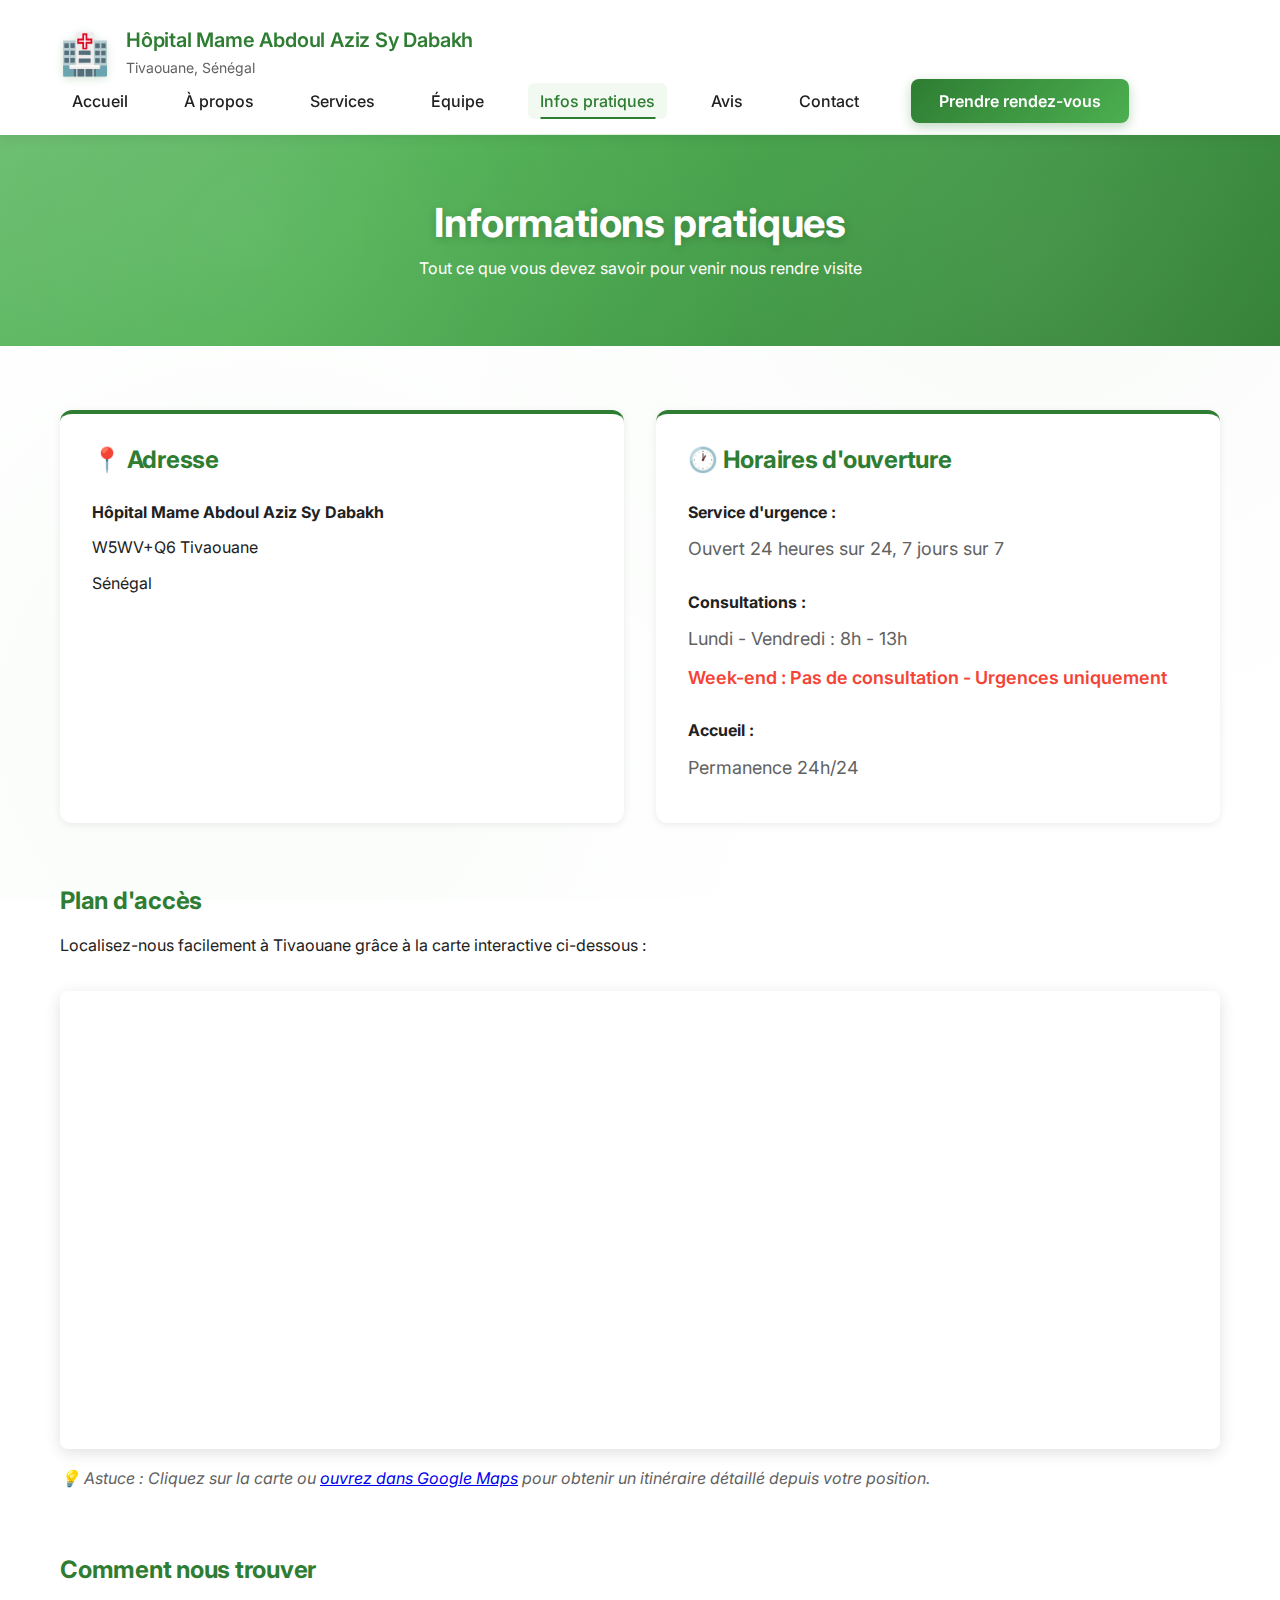
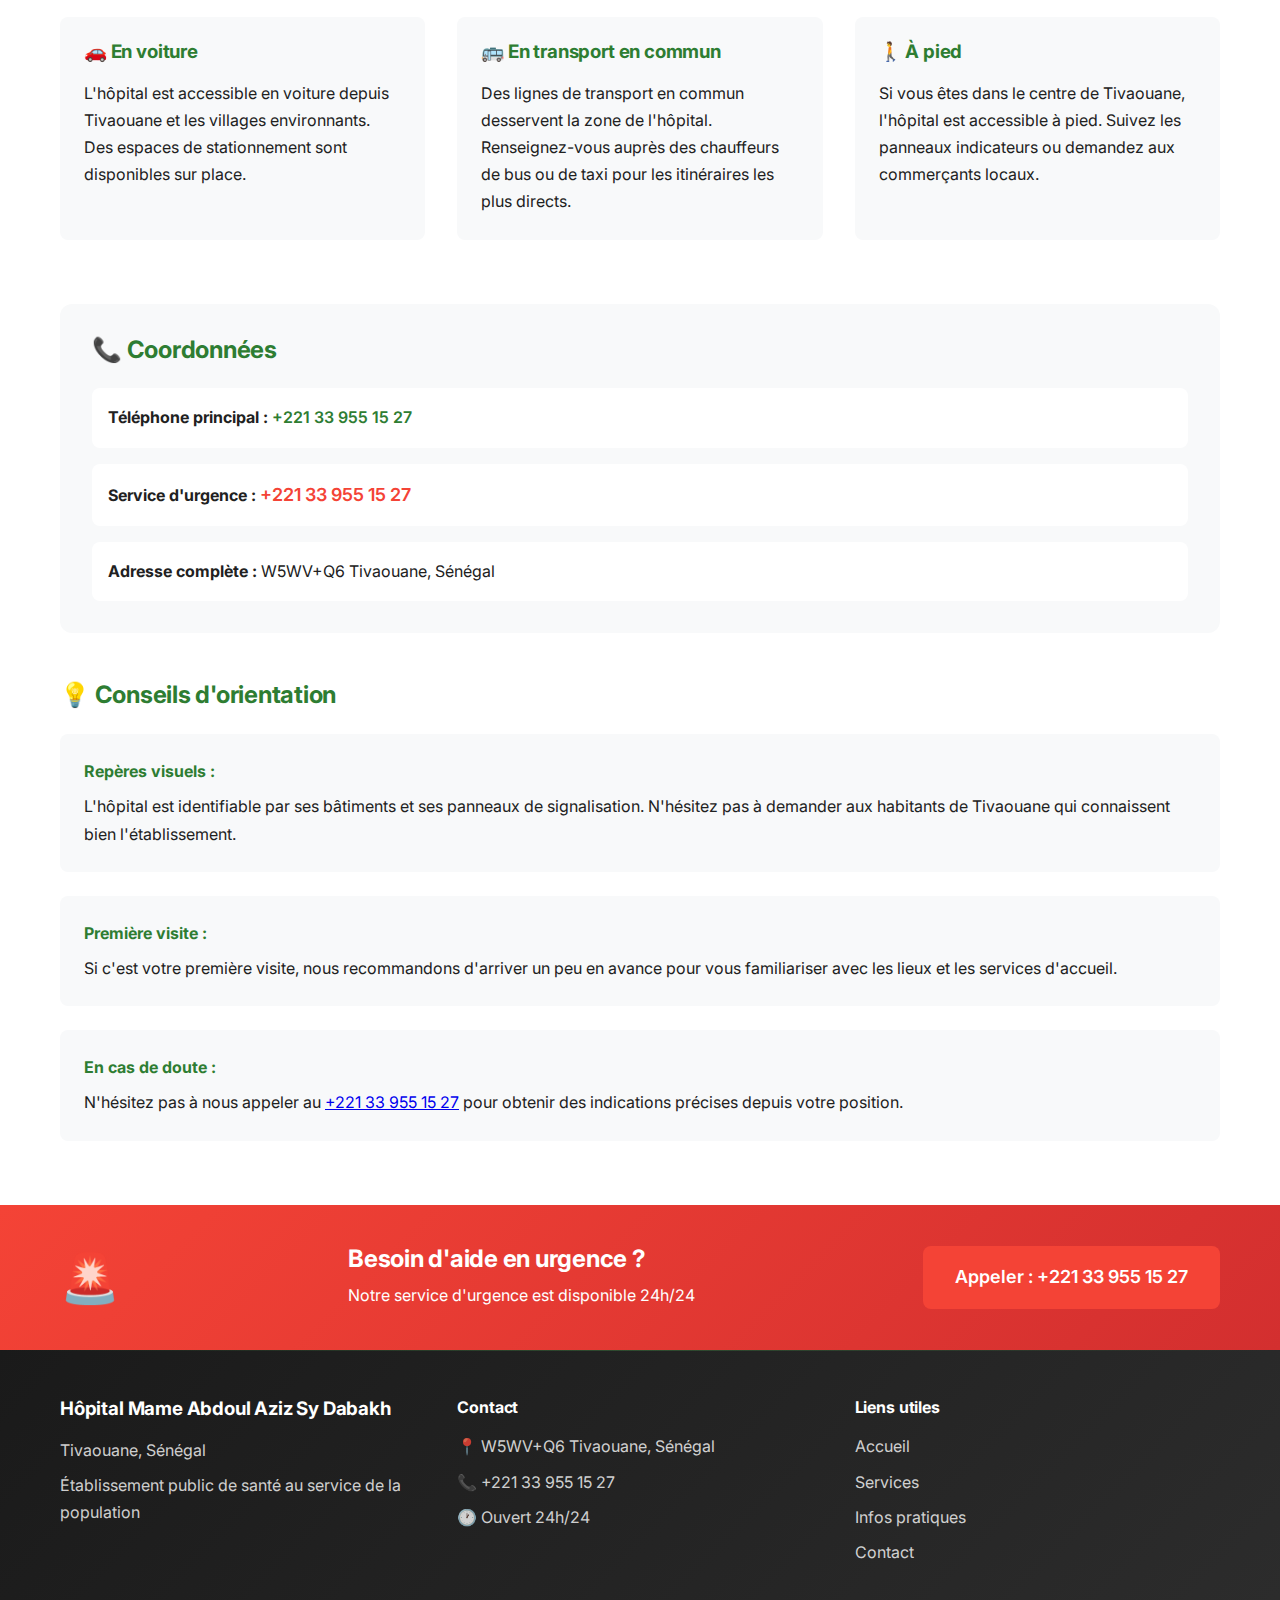
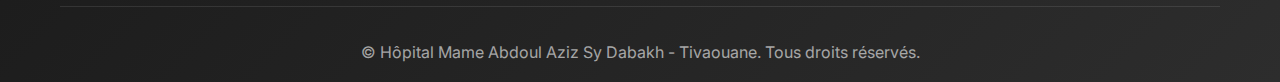
<file: infos-pratiques.html>
<!DOCTYPE html>
<html lang="fr">
<head>
    <meta charset="UTF-8">
    <meta name="viewport" content="width=device-width, initial-scale=1.0">
    <meta name="description" content="Informations pratiques - Adresse, accès, horaires et plan d'accès à l'Hôpital Mame Abdoul Aziz Sy Dabakh de Tivaouane.">
    <title>Informations pratiques - Hôpital Mame Abdoul Aziz Sy Dabakh</title>
    <link rel="stylesheet" href="styles.css">
    <link rel="preconnect" href="https://fonts.googleapis.com">
    <link rel="preconnect" href="https://fonts.gstatic.com" crossorigin>
    <link href="https://fonts.googleapis.com/css2?family=Inter:wght@300;400;500;600;700&display=swap" rel="stylesheet">
</head>
<body>
    <nav class="navbar">
        <div class="container">
            <div class="nav-wrapper">
                <div class="logo">
                    <span class="logo-icon">🏥</span>
                    <div class="logo-text">
                        <h1>Hôpital Mame Abdoul Aziz Sy Dabakh</h1>
                        <p>Tivaouane, Sénégal</p>
                    </div>
                </div>
                <button class="mobile-menu-toggle" aria-label="Menu mobile">
                    <span></span>
                    <span></span>
                    <span></span>
                </button>
                <ul class="nav-menu">
                    <li><a href="index.html">Accueil</a></li>
                    <li><a href="apropos.html">À propos</a></li>
                    <li><a href="services.html">Services</a></li>
                    <li><a href="equipe.html">Équipe</a></li>
                    <li><a href="infos-pratiques.html" class="active">Infos pratiques</a></li>
                    <li><a href="avis.html">Avis</a></li>
                    <li><a href="contact.html">Contact</a></li>
                    <li><a href="rendez-vous.html" class="btn-nav-appointment">Prendre rendez-vous</a></li>
                </ul>
            </div>
        </div>
    </nav>

    <section class="page-header">
        <div class="container">
            <h1>Informations pratiques</h1>
            <p>Tout ce que vous devez savoir pour venir nous rendre visite</p>
        </div>
    </section>

    <section class="content-section">
        <div class="container">
            <div class="info-grid">
                <div class="info-card-large">
                    <h2>📍 Adresse</h2>
                    <div class="address-block">
                        <p><strong>Hôpital Mame Abdoul Aziz Sy Dabakh</strong></p>
                        <p>W5WV+Q6 Tivaouane</p>
                        <p>Sénégal</p>
                        <a href="https://www.google.com/maps/search/W5WV%2BQ6+Tivaouane,+Sénégal" target="_blank" class="btn btn-secondary" style="margin-top: 1rem;">Ouvrir dans Google Maps</a>
                    </div>
                </div>

                <div class="info-card-large">
                    <h2>🕐 Horaires d'ouverture</h2>
                    <div class="hours-block">
                        <p><strong>Service d'urgence :</strong></p>
                        <p class="hours-text">Ouvert 24 heures sur 24, 7 jours sur 7</p>
                        
                        <p style="margin-top: 1.5rem;"><strong>Consultations :</strong></p>
                        <p class="hours-text">Lundi - Vendredi : 8h - 13h</p>
                        <p class="hours-text" style="color: #f44336; font-weight: 600;">Week-end : Pas de consultation - Urgences uniquement</p>
                        
                        <p style="margin-top: 1.5rem;"><strong>Accueil :</strong></p>
                        <p class="hours-text">Permanence 24h/24</p>
                    </div>
                </div>
            </div>

            <div class="map-section">
                <h2>Plan d'accès</h2>
                <p>Localisez-nous facilement à Tivaouane grâce à la carte interactive ci-dessous :</p>
                <div class="map-container">
                    <iframe 
                        src="https://www.google.com/maps?q=W5WV%2BQ6+Tivaouane,+Senegal&output=embed"
                        width="100%" 
                        height="450" 
                        style="border:0; border-radius: 8px;" 
                        allowfullscreen="" 
                        loading="lazy" 
                        referrerpolicy="no-referrer-when-downgrade"
                        title="Carte de localisation de l'Hôpital Mame Abdoul Aziz Sy Dabakh">
                    </iframe>
                </div>
                <p class="map-note">💡 <em>Astuce : Cliquez sur la carte ou <a href="https://www.google.com/maps/search/W5WV%2BQ6+Tivaouane,+Sénégal" target="_blank">ouvrez dans Google Maps</a> pour obtenir un itinéraire détaillé depuis votre position.</em></p>
            </div>

            <div class="access-info">
                <h2>Comment nous trouver</h2>
                <div class="access-grid">
                    <div class="access-card">
                        <h3>🚗 En voiture</h3>
                        <p>L'hôpital est accessible en voiture depuis Tivaouane et les villages environnants. Des espaces de stationnement sont disponibles sur place.</p>
                    </div>
                    <div class="access-card">
                        <h3>🚌 En transport en commun</h3>
                        <p>Des lignes de transport en commun desservent la zone de l'hôpital. Renseignez-vous auprès des chauffeurs de bus ou de taxi pour les itinéraires les plus directs.</p>
                    </div>
                    <div class="access-card">
                        <h3>🚶 À pied</h3>
                        <p>Si vous êtes dans le centre de Tivaouane, l'hôpital est accessible à pied. Suivez les panneaux indicateurs ou demandez aux commerçants locaux.</p>
                    </div>
                </div>
            </div>

            <div class="contact-info-box">
                <h2>📞 Coordonnées</h2>
                <div class="contact-details">
                    <div class="contact-item">
                        <strong>Téléphone principal :</strong>
                        <a href="tel:+221339551527" class="contact-link">+221 33 955 15 27</a>
                    </div>
                    <div class="contact-item">
                        <strong>Service d'urgence :</strong>
                        <a href="tel:+221339551527" class="contact-link emergency-link">+221 33 955 15 27</a>
                    </div>
                    <div class="contact-item">
                        <strong>Adresse complète :</strong>
                        <span>W5WV+Q6 Tivaouane, Sénégal</span>
                    </div>
                </div>
            </div>

            <div class="orientation-section">
                <h2>💡 Conseils d'orientation</h2>
                <div class="tips-list">
                    <div class="tip-item">
                        <strong>Repères visuels :</strong>
                        <p>L'hôpital est identifiable par ses bâtiments et ses panneaux de signalisation. N'hésitez pas à demander aux habitants de Tivaouane qui connaissent bien l'établissement.</p>
                    </div>
                    <div class="tip-item">
                        <strong>Première visite :</strong>
                        <p>Si c'est votre première visite, nous recommandons d'arriver un peu en avance pour vous familiariser avec les lieux et les services d'accueil.</p>
                    </div>
                    <div class="tip-item">
                        <strong>En cas de doute :</strong>
                        <p>N'hésitez pas à nous appeler au <a href="tel:+221339551527">+221 33 955 15 27</a> pour obtenir des indications précises depuis votre position.</p>
                    </div>
                </div>
            </div>
        </div>
    </section>

    <section class="emergency-banner">
        <div class="container">
            <div class="emergency-content">
                <div class="emergency-icon">🚨</div>
                <div class="emergency-text">
                    <h3>Besoin d'aide en urgence ?</h3>
                    <p>Notre service d'urgence est disponible 24h/24</p>
                </div>
                <a href="tel:+221339551527" class="btn btn-emergency">Appeler : +221 33 955 15 27</a>
            </div>
        </div>
    </section>

    <footer class="footer">
        <div class="container">
            <div class="footer-content">
                <div class="footer-section">
                    <h3>Hôpital Mame Abdoul Aziz Sy Dabakh</h3>
                    <p>Tivaouane, Sénégal</p>
                    <p>Établissement public de santé au service de la population</p>
                </div>
                <div class="footer-section">
                    <h4>Contact</h4>
                    <p>📍 W5WV+Q6 Tivaouane, Sénégal</p>
                    <p>📞 <a href="tel:+221339551527">+221 33 955 15 27</a></p>
                    <p>🕐 Ouvert 24h/24</p>
                </div>
                <div class="footer-section">
                    <h4>Liens utiles</h4>
                    <ul>
                        <li><a href="index.html">Accueil</a></li>
                        <li><a href="services.html">Services</a></li>
                        <li><a href="infos-pratiques.html">Infos pratiques</a></li>
                        <li><a href="contact.html">Contact</a></li>
                    </ul>
                </div>
            </div>
            <div class="footer-bottom">
                <p>&copy; Hôpital Mame Abdoul Aziz Sy Dabakh - Tivaouane. Tous droits réservés.</p>
            </div>
        </div>
    </footer>

    <script src="script.js"></script>
</body>
</html>
</file>
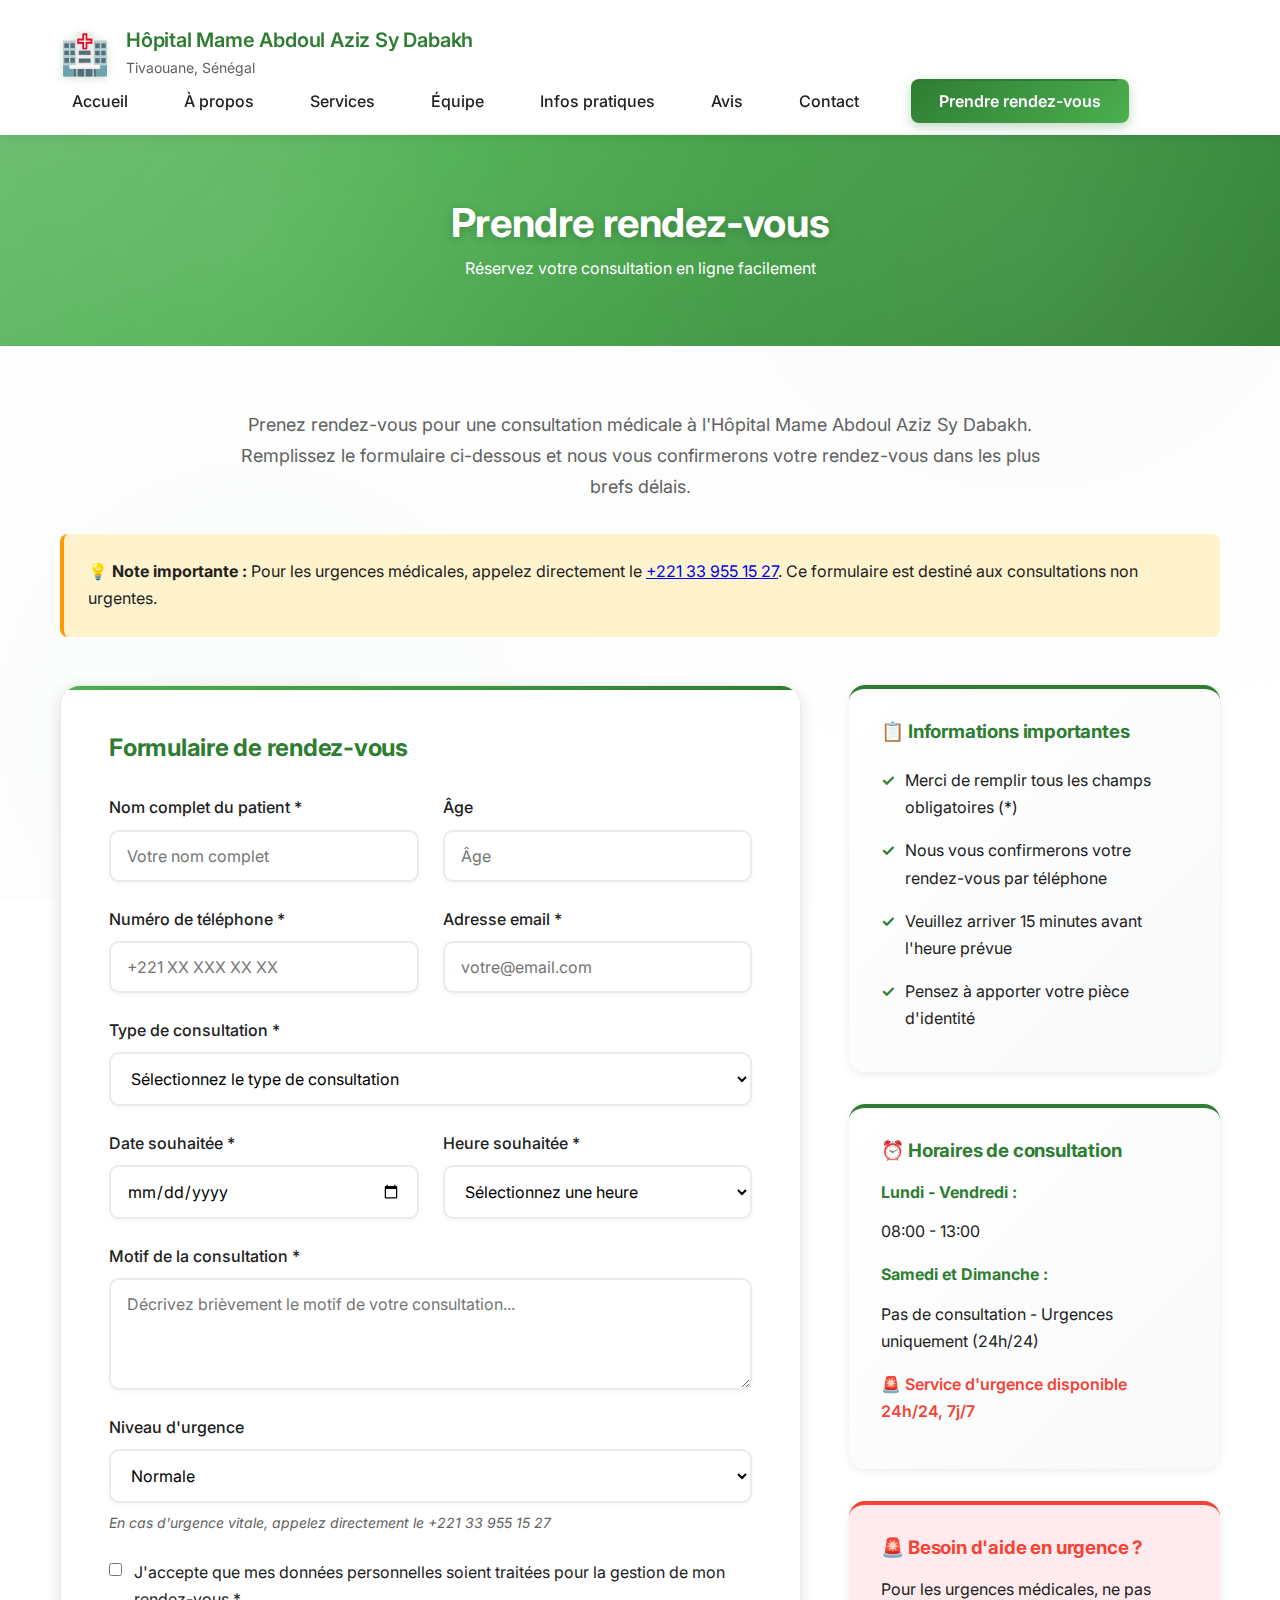
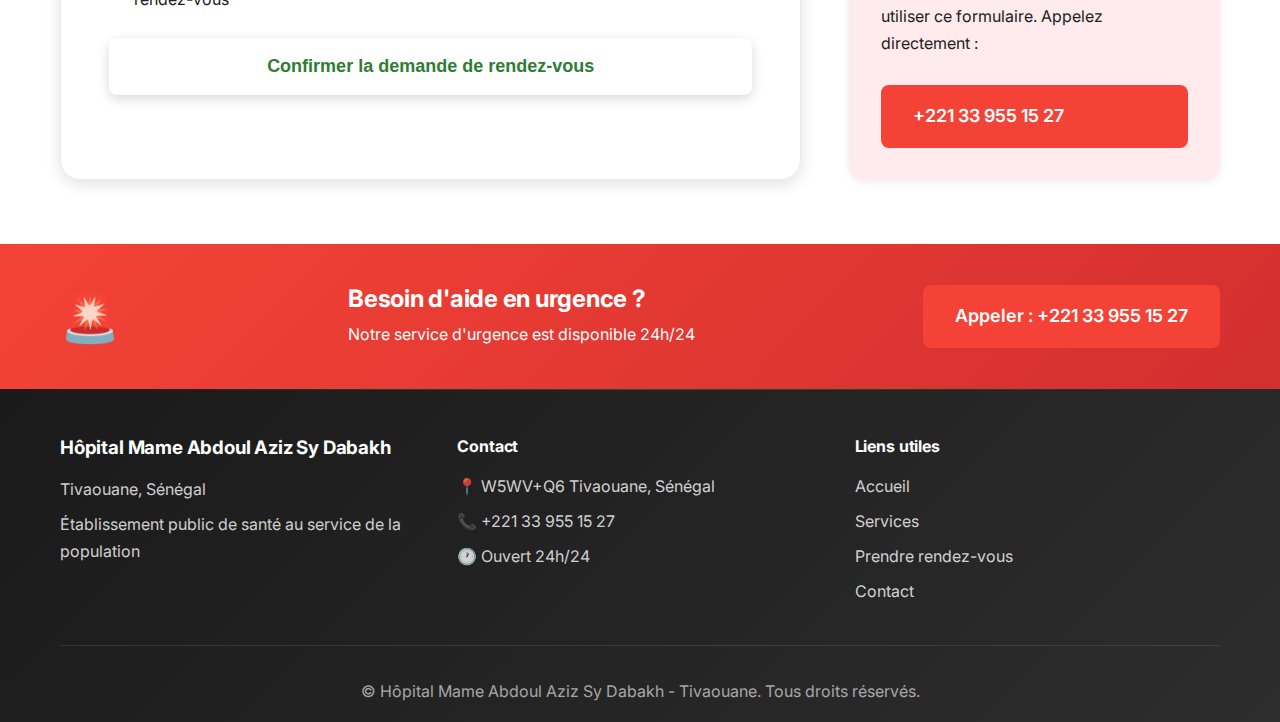
<file: rendez-vous.html>
<!DOCTYPE html>
<html lang="fr">
<head>
    <meta charset="UTF-8">
    <meta name="viewport" content="width=device-width, initial-scale=1.0">
    <meta name="description" content="Prenez rendez-vous en ligne à l'Hôpital Mame Abdoul Aziz Sy Dabakh de Tivaouane - Consultation médicale simple et rapide.">
    <title>Prendre rendez-vous - Hôpital Mame Abdoul Aziz Sy Dabakh</title>
    <link rel="stylesheet" href="styles.css">
    <link rel="preconnect" href="https://fonts.googleapis.com">
    <link rel="preconnect" href="https://fonts.gstatic.com" crossorigin>
    <link href="https://fonts.googleapis.com/css2?family=Inter:wght@300;400;500;600;700&display=swap" rel="stylesheet">
</head>
<body>
    <nav class="navbar">
        <div class="container">
            <div class="nav-wrapper">
                <div class="logo">
                    <span class="logo-icon">🏥</span>
                    <div class="logo-text">
                        <h1>Hôpital Mame Abdoul Aziz Sy Dabakh</h1>
                        <p>Tivaouane, Sénégal</p>
                    </div>
                </div>
                <button class="mobile-menu-toggle" aria-label="Menu mobile">
                    <span></span>
                    <span></span>
                    <span></span>
                </button>
                <ul class="nav-menu">
                    <li><a href="index.html">Accueil</a></li>
                    <li><a href="apropos.html">À propos</a></li>
                    <li><a href="services.html">Services</a></li>
                    <li><a href="equipe.html">Équipe</a></li>
                    <li><a href="infos-pratiques.html">Infos pratiques</a></li>
                    <li><a href="avis.html">Avis</a></li>
                    <li><a href="contact.html">Contact</a></li>
                    <li><a href="rendez-vous.html" class="active btn-nav-appointment">Prendre rendez-vous</a></li>
                </ul>
            </div>
        </div>
    </nav>

    <section class="page-header">
        <div class="container">
            <h1>Prendre rendez-vous</h1>
            <p>Réservez votre consultation en ligne facilement</p>
        </div>
    </section>

    <section class="content-section">
        <div class="container">
            <div class="appointment-intro">
                <p class="lead">Prenez rendez-vous pour une consultation médicale à l'Hôpital Mame Abdoul Aziz Sy Dabakh. Remplissez le formulaire ci-dessous et nous vous confirmerons votre rendez-vous dans les plus brefs délais.</p>
                <div class="appointment-note">
                    <p><strong>💡 Note importante :</strong> Pour les urgences médicales, appelez directement le <a href="tel:+221339551527">+221 33 955 15 27</a>. Ce formulaire est destiné aux consultations non urgentes.</p>
                </div>
            </div>

            <div class="appointment-wrapper">
                <div class="appointment-form-container">
                    <h2>Formulaire de rendez-vous</h2>
                    <form class="appointment-form" id="appointmentForm">
                        <div class="form-row">
                            <div class="form-group">
                                <label for="patient-name">Nom complet du patient *</label>
                                <input type="text" id="patient-name" name="patient-name" required placeholder="Votre nom complet">
                            </div>

                            <div class="form-group">
                                <label for="patient-age">Âge</label>
                                <input type="number" id="patient-age" name="patient-age" min="0" max="150" placeholder="Âge">
                            </div>
                        </div>

                        <div class="form-row">
                            <div class="form-group">
                                <label for="patient-phone">Numéro de téléphone *</label>
                                <input type="tel" id="patient-phone" name="patient-phone" required placeholder="+221 XX XXX XX XX">
                            </div>

                            <div class="form-group">
                                <label for="patient-email">Adresse email *</label>
                                <input type="email" id="patient-email" name="patient-email" required placeholder="votre@email.com">
                            </div>
                        </div>

                        <div class="form-group">
                            <label for="appointment-type">Type de consultation *</label>
                            <select id="appointment-type" name="appointment-type" required>
                                <option value="">Sélectionnez le type de consultation</option>
                                <option value="medecine-generale">Médecine générale</option>
                                <option value="specialiste">Consultation spécialisée</option>
                                <option value="suivi">Consultation de suivi</option>
                                <option value="bilan">Bilan de santé</option>
                                <option value="autre">Autre</option>
                            </select>
                        </div>

                        <div class="form-row">
                            <div class="form-group">
                                <label for="preferred-date">Date souhaitée *</label>
                                <input type="date" id="preferred-date" name="preferred-date" required min="">
                            </div>

                            <div class="form-group">
                                <label for="preferred-time">Heure souhaitée *</label>
                                <select id="preferred-time" name="preferred-time" required>
                                    <option value="">Sélectionnez une heure</option>
                                    <option value="08:00">08:00</option>
                                    <option value="09:00">09:00</option>
                                    <option value="10:00">10:00</option>
                                    <option value="11:00">11:00</option>
                                    <option value="12:00">12:00</option>
                                    <option value="13:00">13:00</option>
                                </select>
                            </div>
                        </div>

                        <div class="form-group">
                            <label for="reason">Motif de la consultation *</label>
                            <textarea id="reason" name="reason" rows="4" required placeholder="Décrivez brièvement le motif de votre consultation..."></textarea>
                        </div>

                        <div class="form-group">
                            <label for="urgency">Niveau d'urgence</label>
                            <select id="urgency" name="urgency">
                                <option value="normale">Normale</option>
                                <option value="assez-urgente">Assez urgente</option>
                                <option value="non-urgente">Non urgente</option>
                            </select>
                            <small class="form-hint">En cas d'urgence vitale, appelez directement le +221 33 955 15 27</small>
                        </div>

                        <div class="form-checkbox">
                            <input type="checkbox" id="consent" name="consent" required>
                            <label for="consent">J'accepte que mes données personnelles soient traitées pour la gestion de mon rendez-vous *</label>
                        </div>

                        <button type="submit" class="btn btn-primary btn-large">Confirmer la demande de rendez-vous</button>
                    </form>

                    <div id="appointmentMessage" class="form-message" style="display: none;"></div>
                </div>

                <div class="appointment-info-sidebar">
                    <div class="info-box">
                        <h3>📋 Informations importantes</h3>
                        <ul>
                            <li>Merci de remplir tous les champs obligatoires (*)</li>
                            <li>Nous vous confirmerons votre rendez-vous par téléphone</li>
                            <li>Veuillez arriver 15 minutes avant l'heure prévue</li>
                            <li>Pensez à apporter votre pièce d'identité</li>
                        </ul>
                    </div>

                    <div class="info-box">
                        <h3>⏰ Horaires de consultation</h3>
                        <p><strong>Lundi - Vendredi :</strong></p>
                        <p>08:00 - 13:00</p>
                        <p style="margin-top: 1rem;"><strong>Samedi et Dimanche :</strong></p>
                        <p>Pas de consultation - Urgences uniquement (24h/24)</p>
                        <p style="margin-top: 1rem; color: #f44336; font-weight: 600;">🚨 Service d'urgence disponible 24h/24, 7j/7</p>
                    </div>

                    <div class="info-box emergency-info">
                        <h3>🚨 Besoin d'aide en urgence ?</h3>
                        <p>Pour les urgences médicales, ne pas utiliser ce formulaire. Appelez directement :</p>
                        <a href="tel:+221339551527" class="btn btn-emergency" style="width: 100%; margin-top: 1rem;">+221 33 955 15 27</a>
                    </div>
                </div>
            </div>
        </div>
    </section>

    <section class="emergency-banner">
        <div class="container">
            <div class="emergency-content">
                <div class="emergency-icon">🚨</div>
                <div class="emergency-text">
                    <h3>Besoin d'aide en urgence ?</h3>
                    <p>Notre service d'urgence est disponible 24h/24</p>
                </div>
                <a href="tel:+221339551527" class="btn btn-emergency">Appeler : +221 33 955 15 27</a>
            </div>
        </div>
    </section>

    <footer class="footer">
        <div class="container">
            <div class="footer-content">
                <div class="footer-section">
                    <h3>Hôpital Mame Abdoul Aziz Sy Dabakh</h3>
                    <p>Tivaouane, Sénégal</p>
                    <p>Établissement public de santé au service de la population</p>
                </div>
                <div class="footer-section">
                    <h4>Contact</h4>
                    <p>📍 W5WV+Q6 Tivaouane, Sénégal</p>
                    <p>📞 <a href="tel:+221339551527">+221 33 955 15 27</a></p>
                    <p>🕐 Ouvert 24h/24</p>
                </div>
                <div class="footer-section">
                    <h4>Liens utiles</h4>
                    <ul>
                        <li><a href="index.html">Accueil</a></li>
                        <li><a href="services.html">Services</a></li>
                        <li><a href="rendez-vous.html">Prendre rendez-vous</a></li>
                        <li><a href="contact.html">Contact</a></li>
                    </ul>
                </div>
            </div>
            <div class="footer-bottom">
                <p>&copy; Hôpital Mame Abdoul Aziz Sy Dabakh - Tivaouane. Tous droits réservés.</p>
            </div>
        </div>
    </footer>

    <script src="script.js"></script>
    <script>
        // Set minimum date to today
        document.addEventListener('DOMContentLoaded', function() {
            const dateInput = document.getElementById('preferred-date');
            if (dateInput) {
                const today = new Date().toISOString().split('T')[0];
                dateInput.setAttribute('min', today);
            }

            // Handle appointment form submission
            const appointmentForm = document.getElementById('appointmentForm');
            const appointmentMessage = document.getElementById('appointmentMessage');

            if (appointmentForm) {
                appointmentForm.addEventListener('submit', function(e) {
                    e.preventDefault();
                    
                    // Get form data
                    const formData = {
                        patientName: document.getElementById('patient-name').value,
                        patientAge: document.getElementById('patient-age').value,
                        patientPhone: document.getElementById('patient-phone').value,
                        patientEmail: document.getElementById('patient-email').value,
                        appointmentType: document.getElementById('appointment-type').value,
                        preferredDate: document.getElementById('preferred-date').value,
                        preferredTime: document.getElementById('preferred-time').value,
                        reason: document.getElementById('reason').value,
                        urgency: document.getElementById('urgency').value
                    };

                    // Basic validation
                    if (!formData.patientName || !formData.patientPhone || !formData.patientEmail || !formData.appointmentType || 
                        !formData.preferredDate || !formData.preferredTime || !formData.reason) {
                        showAppointmentMessage('Veuillez remplir tous les champs obligatoires.', 'error');
                        return;
                    }

                    // Simulate form submission (in production, this would send to a server)
                    showAppointmentMessage('✅ Demande de rendez-vous envoyée avec succès ! Nous vous contacterons au ' + formData.patientPhone + ' pour confirmer votre rendez-vous.', 'success');
                    
                    // Reset form
                    appointmentForm.reset();
                });
            }

            function showAppointmentMessage(message, type) {
                if (appointmentMessage) {
                    appointmentMessage.textContent = message;
                    appointmentMessage.className = `form-message ${type}`;
                    appointmentMessage.style.display = 'block';
                    
                    // Scroll to message
                    appointmentMessage.scrollIntoView({ behavior: 'smooth', block: 'nearest' });
                    
                    // Hide message after 8 seconds for success messages
                    if (type === 'success') {
                        setTimeout(function() {
                            appointmentMessage.style.display = 'none';
                        }, 8000);
                    }
                }
            }
        });
    </script>
</body>
</html>
</file>
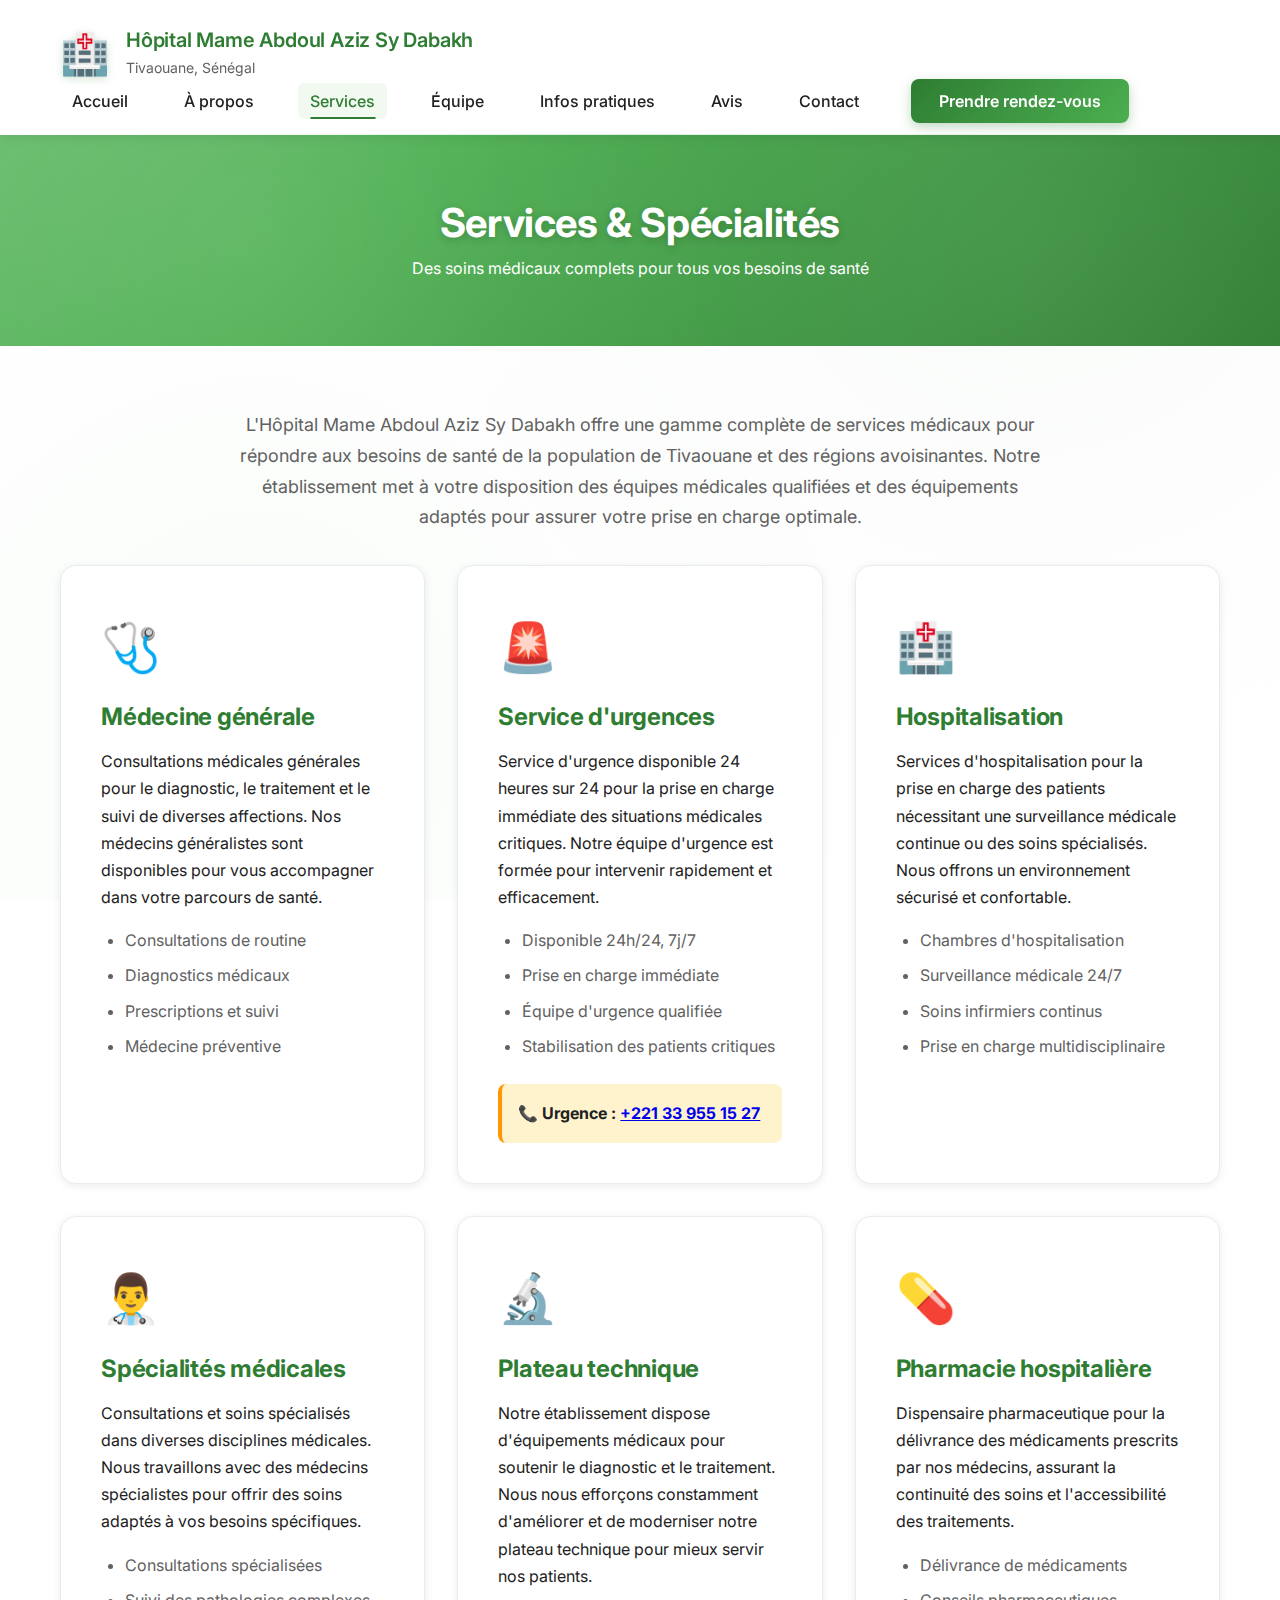
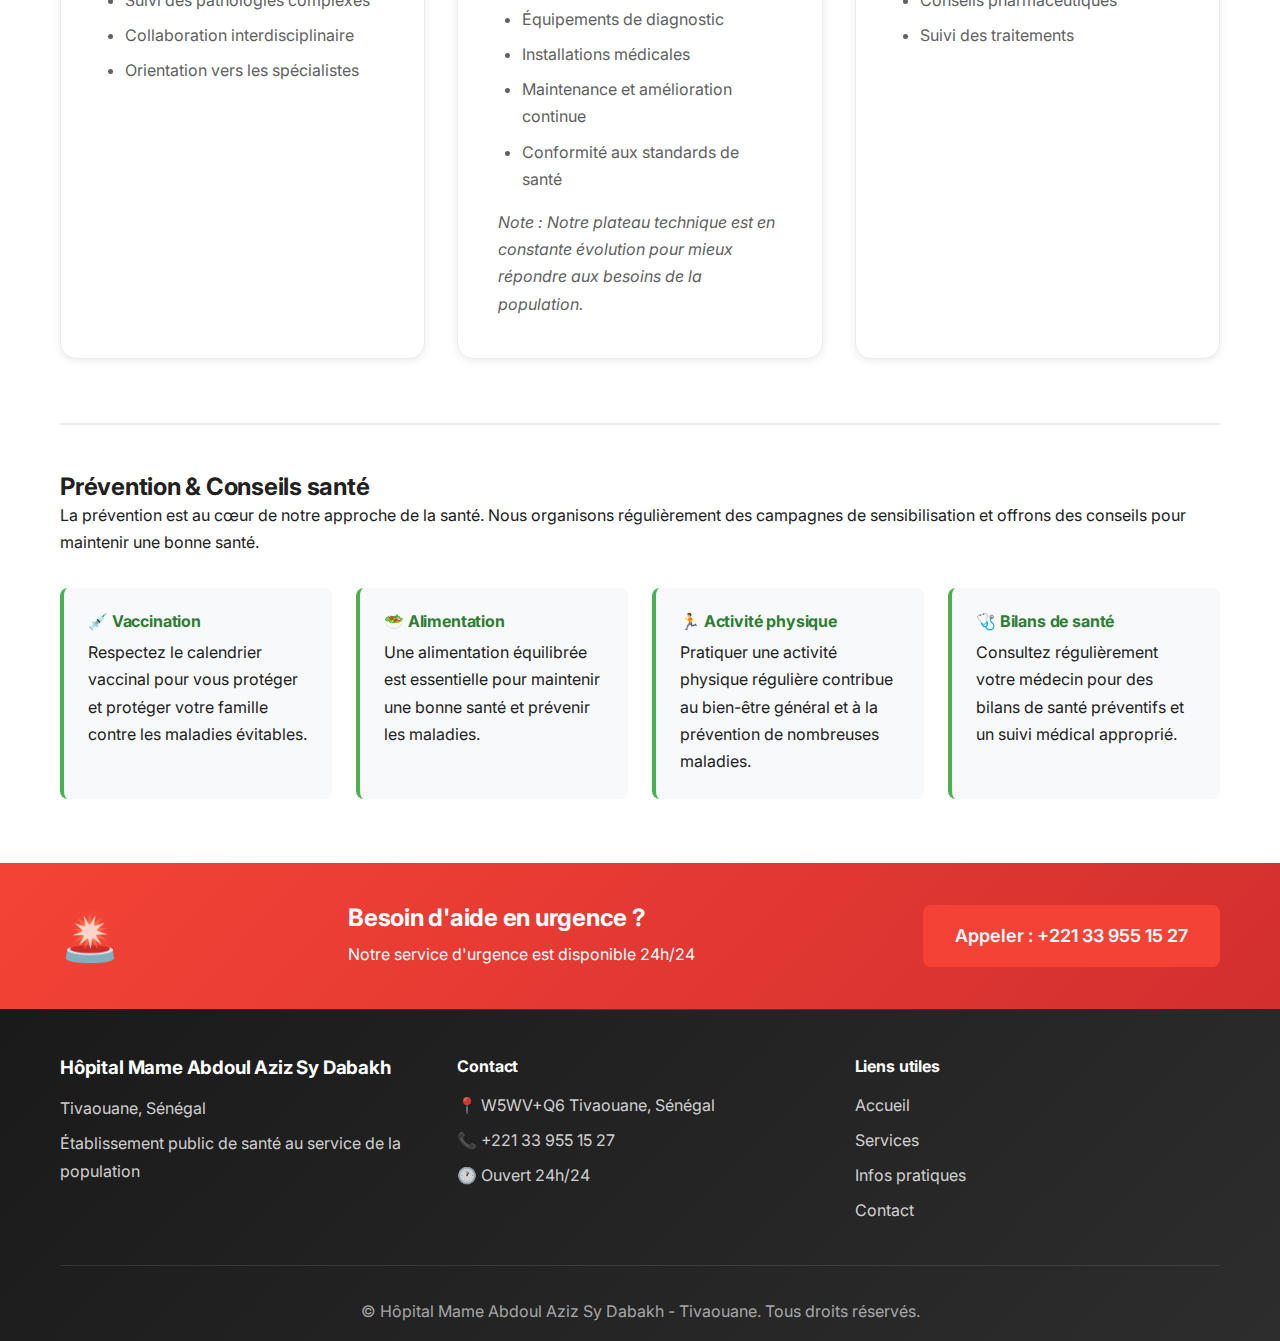
<file: services.html>
<!DOCTYPE html>
<html lang="fr">
<head>
    <meta charset="UTF-8">
    <meta name="viewport" content="width=device-width, initial-scale=1.0">
    <meta name="description" content="Services et spécialités médicales de l'Hôpital Mame Abdoul Aziz Sy Dabakh - Médecine générale, urgences, hospitalisation et soins spécialisés.">
    <title>Services & Spécialités - Hôpital Mame Abdoul Aziz Sy Dabakh</title>
    <link rel="stylesheet" href="styles.css">
    <link rel="preconnect" href="https://fonts.googleapis.com">
    <link rel="preconnect" href="https://fonts.gstatic.com" crossorigin>
    <link href="https://fonts.googleapis.com/css2?family=Inter:wght@300;400;500;600;700&display=swap" rel="stylesheet">
</head>
<body>
    <nav class="navbar">
        <div class="container">
            <div class="nav-wrapper">
                <div class="logo">
                    <span class="logo-icon">🏥</span>
                    <div class="logo-text">
                        <h1>Hôpital Mame Abdoul Aziz Sy Dabakh</h1>
                        <p>Tivaouane, Sénégal</p>
                    </div>
                </div>
                <button class="mobile-menu-toggle" aria-label="Menu mobile">
                    <span></span>
                    <span></span>
                    <span></span>
                </button>
                <ul class="nav-menu">
                    <li><a href="index.html">Accueil</a></li>
                    <li><a href="apropos.html">À propos</a></li>
                    <li><a href="services.html" class="active">Services</a></li>
                    <li><a href="equipe.html">Équipe</a></li>
                    <li><a href="infos-pratiques.html">Infos pratiques</a></li>
                    <li><a href="avis.html">Avis</a></li>
                    <li><a href="contact.html">Contact</a></li>
                    <li><a href="rendez-vous.html" class="btn-nav-appointment">Prendre rendez-vous</a></li>
                </ul>
            </div>
        </div>
    </nav>

    <section class="page-header">
        <div class="container">
            <h1>Services & Spécialités</h1>
            <p>Des soins médicaux complets pour tous vos besoins de santé</p>
        </div>
    </section>

    <section class="content-section">
        <div class="container">
            <div class="services-intro">
                <p class="lead">L'Hôpital Mame Abdoul Aziz Sy Dabakh offre une gamme complète de services médicaux pour répondre aux besoins de santé de la population de Tivaouane et des régions avoisinantes. Notre établissement met à votre disposition des équipes médicales qualifiées et des équipements adaptés pour assurer votre prise en charge optimale.</p>
            </div>

            <div class="services-grid">
                <div class="service-card">
                    <div class="service-icon">🩺</div>
                    <h3>Médecine générale</h3>
                    <p>Consultations médicales générales pour le diagnostic, le traitement et le suivi de diverses affections. Nos médecins généralistes sont disponibles pour vous accompagner dans votre parcours de santé.</p>
                    <ul>
                        <li>Consultations de routine</li>
                        <li>Diagnostics médicaux</li>
                        <li>Prescriptions et suivi</li>
                        <li>Médecine préventive</li>
                    </ul>
                </div>

                <div class="service-card">
                    <div class="service-icon">🚨</div>
                    <h3>Service d'urgences</h3>
                    <p>Service d'urgence disponible 24 heures sur 24 pour la prise en charge immédiate des situations médicales critiques. Notre équipe d'urgence est formée pour intervenir rapidement et efficacement.</p>
                    <ul>
                        <li>Disponible 24h/24, 7j/7</li>
                        <li>Prise en charge immédiate</li>
                        <li>Équipe d'urgence qualifiée</li>
                        <li>Stabilisation des patients critiques</li>
                    </ul>
                    <div class="emergency-note">
                        <strong>📞 Urgence : <a href="tel:+221339551527">+221 33 955 15 27</a></strong>
                    </div>
                </div>

                <div class="service-card">
                    <div class="service-icon">🏥</div>
                    <h3>Hospitalisation</h3>
                    <p>Services d'hospitalisation pour la prise en charge des patients nécessitant une surveillance médicale continue ou des soins spécialisés. Nous offrons un environnement sécurisé et confortable.</p>
                    <ul>
                        <li>Chambres d'hospitalisation</li>
                        <li>Surveillance médicale 24/7</li>
                        <li>Soins infirmiers continus</li>
                        <li>Prise en charge multidisciplinaire</li>
                    </ul>
                </div>

                <div class="service-card">
                    <div class="service-icon">👨‍⚕️</div>
                    <h3>Spécialités médicales</h3>
                    <p>Consultations et soins spécialisés dans diverses disciplines médicales. Nous travaillons avec des médecins spécialistes pour offrir des soins adaptés à vos besoins spécifiques.</p>
                    <ul>
                        <li>Consultations spécialisées</li>
                        <li>Suivi des pathologies complexes</li>
                        <li>Collaboration interdisciplinaire</li>
                        <li>Orientation vers les spécialistes</li>
                    </ul>
                </div>

                <div class="service-card">
                    <div class="service-icon">🔬</div>
                    <h3>Plateau technique</h3>
                    <p>Notre établissement dispose d'équipements médicaux pour soutenir le diagnostic et le traitement. Nous nous efforçons constamment d'améliorer et de moderniser notre plateau technique pour mieux servir nos patients.</p>
                    <ul>
                        <li>Équipements de diagnostic</li>
                        <li>Installations médicales</li>
                        <li>Maintenance et amélioration continue</li>
                        <li>Conformité aux standards de santé</li>
                    </ul>
                    <p class="note-text"><em>Note : Notre plateau technique est en constante évolution pour mieux répondre aux besoins de la population.</em></p>
                </div>

                <div class="service-card">
                    <div class="service-icon">💊</div>
                    <h3>Pharmacie hospitalière</h3>
                    <p>Dispensaire pharmaceutique pour la délivrance des médicaments prescrits par nos médecins, assurant la continuité des soins et l'accessibilité des traitements.</p>
                    <ul>
                        <li>Délivrance de médicaments</li>
                        <li>Conseils pharmaceutiques</li>
                        <li>Suivi des traitements</li>
                    </ul>
                </div>
            </div>

            <div class="prevention-section">
                <h2>Prévention & Conseils santé</h2>
                <p>La prévention est au cœur de notre approche de la santé. Nous organisons régulièrement des campagnes de sensibilisation et offrons des conseils pour maintenir une bonne santé.</p>
                <div class="prevention-tips">
                    <div class="tip-card">
                        <h4>💉 Vaccination</h4>
                        <p>Respectez le calendrier vaccinal pour vous protéger et protéger votre famille contre les maladies évitables.</p>
                    </div>
                    <div class="tip-card">
                        <h4>🥗 Alimentation</h4>
                        <p>Une alimentation équilibrée est essentielle pour maintenir une bonne santé et prévenir les maladies.</p>
                    </div>
                    <div class="tip-card">
                        <h4>🏃 Activité physique</h4>
                        <p>Pratiquer une activité physique régulière contribue au bien-être général et à la prévention de nombreuses maladies.</p>
                    </div>
                    <div class="tip-card">
                        <h4>🩺 Bilans de santé</h4>
                        <p>Consultez régulièrement votre médecin pour des bilans de santé préventifs et un suivi médical approprié.</p>
                    </div>
                </div>
            </div>
        </div>
    </section>

    <section class="emergency-banner">
        <div class="container">
            <div class="emergency-content">
                <div class="emergency-icon">🚨</div>
                <div class="emergency-text">
                    <h3>Besoin d'aide en urgence ?</h3>
                    <p>Notre service d'urgence est disponible 24h/24</p>
                </div>
                <a href="tel:+221339551527" class="btn btn-emergency">Appeler : +221 33 955 15 27</a>
            </div>
        </div>
    </section>

    <footer class="footer">
        <div class="container">
            <div class="footer-content">
                <div class="footer-section">
                    <h3>Hôpital Mame Abdoul Aziz Sy Dabakh</h3>
                    <p>Tivaouane, Sénégal</p>
                    <p>Établissement public de santé au service de la population</p>
                </div>
                <div class="footer-section">
                    <h4>Contact</h4>
                    <p>📍 W5WV+Q6 Tivaouane, Sénégal</p>
                    <p>📞 <a href="tel:+221339551527">+221 33 955 15 27</a></p>
                    <p>🕐 Ouvert 24h/24</p>
                </div>
                <div class="footer-section">
                    <h4>Liens utiles</h4>
                    <ul>
                        <li><a href="index.html">Accueil</a></li>
                        <li><a href="services.html">Services</a></li>
                        <li><a href="infos-pratiques.html">Infos pratiques</a></li>
                        <li><a href="contact.html">Contact</a></li>
                    </ul>
                </div>
            </div>
            <div class="footer-bottom">
                <p>&copy; Hôpital Mame Abdoul Aziz Sy Dabakh - Tivaouane. Tous droits réservés.</p>
            </div>
        </div>
    </footer>

    <script src="script.js"></script>
</body>
</html>
</file>
<file: styles.css>
/* Reset and Base Styles */
* {
    margin: 0;
    padding: 0;
    box-sizing: border-box;
}

:root {
    --primary-blue: #2e7d32;
    --primary-blue-dark: #1b5e20;
    --primary-blue-light: #4caf50;
    --medical-green: #4caf50;
    --medical-green-dark: #2e7d32;
    --primary-color: #2e7d32;
    --primary-color-dark: #1b5e20;
    --primary-color-light: #4caf50;
    --white: #ffffff;
    --light-gray: #f8f9fa;
    --medium-gray: #e9ecef;
    --dark-gray: #424242;
    --text-dark: #212121;
    --text-medium: #616161;
    --text-light: #9e9e9e;
    --shadow-sm: 0 2px 8px rgba(0, 0, 0, 0.08);
    --shadow-md: 0 4px 16px rgba(0, 0, 0, 0.12);
    --shadow-lg: 0 12px 32px rgba(0, 0, 0, 0.16);
    --shadow-xl: 0 20px 48px rgba(0, 0, 0, 0.20);
    --shadow-green: 0 8px 24px rgba(46, 125, 50, 0.25);
    --transition: all 0.3s cubic-bezier(0.4, 0, 0.2, 1);
    --transition-fast: all 0.2s cubic-bezier(0.4, 0, 0.2, 1);
    --transition-slow: all 0.5s cubic-bezier(0.4, 0, 0.2, 1);
}

body {
    font-family: 'Inter', -apple-system, BlinkMacSystemFont, 'Segoe UI', Roboto, Oxygen, Ubuntu, Cantarell, sans-serif;
    line-height: 1.7;
    color: var(--text-dark);
    background-color: var(--white);
    background-image: 
        radial-gradient(circle at 20% 80%, rgba(76, 175, 80, 0.03) 0%, transparent 50%),
        radial-gradient(circle at 80% 20%, rgba(46, 125, 50, 0.03) 0%, transparent 50%);
    background-attachment: fixed;
    font-size: 16px;
    -webkit-font-smoothing: antialiased;
    -moz-osx-font-smoothing: grayscale;
}

.container {
    max-width: 1200px;
    margin: 0 auto;
    padding: 0 20px;
}

/* Navigation */
.navbar {
    background: rgba(255, 255, 255, 0.95);
    backdrop-filter: blur(10px);
    -webkit-backdrop-filter: blur(10px);
    box-shadow: 0 2px 12px rgba(0, 0, 0, 0.08);
    position: sticky;
    top: 0;
    z-index: 1000;
    padding: 1.25rem 0;
    transition: var(--transition);
}

.navbar::before {
    content: '';
    position: absolute;
    bottom: 0;
    left: 0;
    right: 0;
    height: 1px;
    background: linear-gradient(90deg, transparent, var(--medical-green), transparent);
    opacity: 0.2;
}

.nav-wrapper {
    display: flex;
    justify-content: space-between;
    align-items: center;
    flex-wrap: wrap;
}

.logo {
    display: flex;
    align-items: center;
    gap: 1rem;
    text-decoration: none;
    color: var(--text-dark);
    transition: var(--transition);
}

.logo:hover {
    transform: translateX(2px);
}

.logo-icon {
    font-size: 2.5rem;
    filter: drop-shadow(0 2px 4px rgba(46, 125, 50, 0.2));
    transition: var(--transition);
}

.logo:hover .logo-icon {
    transform: scale(1.05) rotate(5deg);
}

.logo-text h1 {
    font-size: 1.25rem;
    font-weight: 600;
    color: var(--medical-green-dark);
    margin-bottom: 0.25rem;
}

.logo-text p {
    font-size: 0.875rem;
    color: var(--text-medium);
}

.nav-menu {
    display: flex;
    list-style: none;
    gap: 2rem;
    align-items: center;
}

.nav-menu a {
    text-decoration: none;
    color: var(--text-dark);
    font-weight: 500;
    transition: var(--transition);
    padding: 0.5rem 0.75rem;
    position: relative;
    border-radius: 6px;
}

.nav-menu a::before {
    content: '';
    position: absolute;
    bottom: 0;
    left: 50%;
    width: 0;
    height: 2px;
    background: var(--medical-green-dark);
    transform: translateX(-50%);
    transition: var(--transition);
}

.nav-menu a:hover,
.nav-menu a.active {
    color: var(--medical-green-dark);
    background: rgba(76, 175, 80, 0.08);
}

.nav-menu a:hover::before,
.nav-menu a.active::before {
    width: calc(100% - 1.5rem);
}

.mobile-menu-toggle {
    display: none;
    flex-direction: column;
    background: none;
    border: none;
    cursor: pointer;
    gap: 4px;
    padding: 0.5rem;
}

.mobile-menu-toggle span {
    width: 25px;
    height: 3px;
    background: var(--text-dark);
    transition: var(--transition);
}

/* Hero Section */
.hero {
    background: linear-gradient(135deg, #66bb6a 0%, var(--medical-green) 30%, var(--medical-green-dark) 100%);
    color: var(--white);
    padding: 5rem 0;
    position: relative;
    overflow: hidden;
}

.hero::before {
    content: '';
    position: absolute;
    top: -50%;
    right: -10%;
    width: 600px;
    height: 600px;
    background: radial-gradient(circle, rgba(255, 255, 255, 0.1) 0%, transparent 70%);
    border-radius: 50%;
    animation: float 20s ease-in-out infinite;
}

.hero::after {
    content: '';
    position: absolute;
    bottom: -30%;
    left: -10%;
    width: 500px;
    height: 500px;
    background: radial-gradient(circle, rgba(255, 255, 255, 0.08) 0%, transparent 70%);
    border-radius: 50%;
    animation: float 15s ease-in-out infinite reverse;
}

@keyframes float {
    0%, 100% { transform: translate(0, 0) rotate(0deg); }
    33% { transform: translate(30px, -30px) rotate(5deg); }
    66% { transform: translate(-20px, 20px) rotate(-5deg); }
}

.hero-overlay {
    position: absolute;
    top: 0;
    left: 0;
    right: 0;
    bottom: 0;
    background: url('data:image/svg+xml,<svg width="100" height="100" xmlns="http://www.w3.org/2000/svg"><defs><pattern id="grid" width="100" height="100" patternUnits="userSpaceOnUse"><path d="M 100 0 L 0 0 0 100" fill="none" stroke="rgba(255,255,255,0.08)" stroke-width="1"/></pattern></defs><rect width="100" height="100" fill="url(%23grid)"/></svg>');
    opacity: 0.4;
}

.hero-content {
    position: relative;
    z-index: 1;
    text-align: center;
    animation: fadeInUp 0.8s ease-out;
}

@keyframes fadeInUp {
    from {
        opacity: 0;
        transform: translateY(30px);
    }
    to {
        opacity: 1;
        transform: translateY(0);
    }
}

.hero-title {
    font-size: 3rem;
    font-weight: 700;
    margin-bottom: 1rem;
    text-shadow: 0 2px 20px rgba(0, 0, 0, 0.2);
    letter-spacing: -0.02em;
}

.hero-subtitle {
    font-size: 1.25rem;
    margin-bottom: 2rem;
    opacity: 0.95;
}

.hero-info {
    display: flex;
    justify-content: center;
    gap: 2rem;
    margin-bottom: 2rem;
    flex-wrap: wrap;
}

.info-card {
    background: rgba(255, 255, 255, 0.2);
    backdrop-filter: blur(12px);
    -webkit-backdrop-filter: blur(12px);
    padding: 2rem;
    border-radius: 16px;
    display: flex;
    align-items: center;
    gap: 1rem;
    min-width: 250px;
    border: 1px solid rgba(255, 255, 255, 0.3);
    box-shadow: 0 8px 32px rgba(0, 0, 0, 0.1);
    transition: var(--transition);
}

.info-card:hover {
    transform: translateY(-5px);
    background: rgba(255, 255, 255, 0.25);
    box-shadow: 0 12px 40px rgba(0, 0, 0, 0.15);
}

.info-icon {
    font-size: 2rem;
}

.phone-link {
    color: var(--white);
    text-decoration: none;
    font-weight: 600;
    font-size: 1.125rem;
}

.hero-buttons {
    display: flex;
    gap: 1rem;
    justify-content: center;
    flex-wrap: wrap;
}

/* Buttons */
.btn {
    display: inline-block;
    padding: 0.875rem 2rem;
    border-radius: 8px;
    text-decoration: none;
    font-weight: 600;
    transition: var(--transition);
    border: none;
    cursor: pointer;
    font-size: 1rem;
}

.btn-primary {
    background: var(--white);
    color: var(--medical-green-dark);
    font-weight: 600;
    box-shadow: 0 4px 12px rgba(0, 0, 0, 0.15);
}

.btn-primary:hover {
    background: var(--light-gray);
    transform: translateY(-3px);
    box-shadow: 0 8px 20px rgba(0, 0, 0, 0.2);
}

.btn-primary:active {
    transform: translateY(-1px);
}

.btn-secondary {
    background: transparent;
    color: var(--white);
    border: 2px solid var(--white);
}

.btn-secondary:hover {
    background: rgba(255, 255, 255, 0.2);
}

.btn-emergency {
    background: #f44336;
    color: var(--white);
    padding: 1rem 2rem;
    font-size: 1.125rem;
}

.btn-emergency:hover {
    background: #d32f2f;
    transform: scale(1.05);
}

.btn-appointment {
    background: var(--white);
    color: var(--medical-green-dark);
    font-size: 1.125rem;
    padding: 1rem 2.5rem;
    box-shadow: 0 6px 20px rgba(46, 125, 50, 0.3);
    font-weight: 700;
    position: relative;
    overflow: hidden;
}

.btn-appointment::before {
    content: '';
    position: absolute;
    top: 50%;
    left: 50%;
    width: 0;
    height: 0;
    border-radius: 50%;
    background: rgba(76, 175, 80, 0.1);
    transform: translate(-50%, -50%);
    transition: width 0.6s, height 0.6s;
}

.btn-appointment:hover::before {
    width: 300px;
    height: 300px;
}

.btn-appointment:hover {
    background: var(--light-gray);
    transform: translateY(-4px) scale(1.02);
    box-shadow: 0 10px 30px rgba(46, 125, 50, 0.4);
}

.btn-appointment:active {
    transform: translateY(-2px) scale(1);
}

.btn-nav-appointment {
    background: linear-gradient(135deg, var(--medical-green-dark) 0%, var(--medical-green) 100%) !important;
    color: var(--white) !important;
    padding: 0.75rem 1.75rem !important;
    border-radius: 8px !important;
    font-weight: 600 !important;
    margin-left: 0.5rem;
    transition: var(--transition);
    box-shadow: 0 4px 12px rgba(46, 125, 50, 0.3);
    position: relative;
    overflow: hidden;
}

.btn-nav-appointment::before {
    content: '';
    position: absolute;
    top: 0;
    left: -100%;
    width: 100%;
    height: 100%;
    background: linear-gradient(90deg, transparent, rgba(255, 255, 255, 0.2), transparent);
    transition: left 0.5s;
}

.btn-nav-appointment:hover::before {
    left: 100%;
}

.btn-nav-appointment:hover {
    background: linear-gradient(135deg, var(--medical-green) 0%, var(--medical-green-dark) 100%) !important;
    transform: translateY(-2px);
    box-shadow: 0 6px 20px rgba(46, 125, 50, 0.4);
}

.btn-nav-appointment::after {
    display: none !important;
}

.btn-large {
    padding: 1.125rem 2.5rem;
    font-size: 1.125rem;
}

/* Welcome Section */
.welcome-section {
    padding: 4rem 0;
    background: var(--white);
}

.welcome-content {
    max-width: 800px;
    margin: 0 auto;
    text-align: center;
}

.welcome-content h2 {
    font-size: 2.25rem;
    color: var(--medical-green-dark);
    margin-bottom: 1.5rem;
    position: relative;
    display: inline-block;
}

.welcome-content h2::after {
    content: '';
    position: absolute;
    bottom: -10px;
    left: 50%;
    transform: translateX(-50%);
    width: 80px;
    height: 3px;
    background: linear-gradient(90deg, var(--medical-green) 0%, var(--medical-green-dark) 100%);
    border-radius: 2px;
}

.welcome-content .lead {
    font-size: 1.25rem;
    color: var(--text-medium);
    margin-bottom: 1.5rem;
    font-weight: 500;
}

.welcome-content p {
    margin-bottom: 1rem;
    color: var(--text-dark);
}

/* Quick Links */
.quick-links {
    padding: 4rem 0;
    background: var(--light-gray);
}

.section-title {
    text-align: center;
    font-size: 2.25rem;
    color: var(--medical-green-dark);
    margin-bottom: 3rem;
    position: relative;
    display: inline-block;
    width: 100%;
    font-weight: 700;
    letter-spacing: -0.02em;
}

.section-title::after {
    content: '';
    position: absolute;
    bottom: -15px;
    left: 50%;
    transform: translateX(-50%);
    width: 100px;
    height: 4px;
    background: linear-gradient(90deg, var(--medical-green) 0%, var(--medical-green-dark) 100%);
    border-radius: 2px;
}

.links-grid {
    display: grid;
    grid-template-columns: repeat(auto-fit, minmax(250px, 1fr));
    gap: 2rem;
}

.link-card {
    background: var(--white);
    padding: 2.5rem;
    border-radius: 16px;
    text-decoration: none;
    color: var(--text-dark);
    transition: var(--transition);
    box-shadow: var(--shadow-sm);
    text-align: center;
    border: 1px solid var(--medium-gray);
    position: relative;
    overflow: hidden;
}

.link-card::before {
    content: '';
    position: absolute;
    top: -50%;
    left: -50%;
    width: 200%;
    height: 200%;
    background: radial-gradient(circle, rgba(76, 175, 80, 0.05) 0%, transparent 70%);
    transform: scale(0);
    transition: transform 0.5s ease;
}

.link-card:hover::before {
    transform: scale(1);
}

.link-card:hover {
    transform: translateY(-8px) scale(1.02);
    box-shadow: var(--shadow-lg);
    border-color: var(--medical-green);
}

.card-icon {
    font-size: 3rem;
    display: block;
    margin-bottom: 1rem;
}

.link-card h3 {
    color: var(--primary-blue);
    margin-bottom: 1rem;
}

.link-card p {
    color: var(--text-medium);
}

/* Emergency Banner */
.emergency-banner {
    background: linear-gradient(135deg, #f44336 0%, #d32f2f 100%);
    color: var(--white);
    padding: 2rem 0;
}

.emergency-content {
    display: flex;
    align-items: center;
    justify-content: space-between;
    gap: 2rem;
    flex-wrap: wrap;
}

.emergency-icon {
    font-size: 3rem;
}

.emergency-text h3 {
    font-size: 1.5rem;
    margin-bottom: 0.5rem;
}

/* Page Header */
.page-header {
    background: linear-gradient(135deg, #66bb6a 0%, var(--medical-green) 30%, var(--medical-green-dark) 100%);
    color: var(--white);
    padding: 4rem 0;
    text-align: center;
    position: relative;
    overflow: hidden;
}

.page-header::before {
    content: '';
    position: absolute;
    top: 0;
    left: 0;
    right: 0;
    bottom: 0;
    background: 
        radial-gradient(circle at 20% 50%, rgba(255, 255, 255, 0.1) 0%, transparent 50%),
        radial-gradient(circle at 80% 50%, rgba(255, 255, 255, 0.08) 0%, transparent 50%);
    pointer-events: none;
}

.page-header h1 {
    position: relative;
    z-index: 1;
    text-shadow: 0 2px 10px rgba(0, 0, 0, 0.2);
}

.page-header h1 {
    font-size: 2.5rem;
    margin-bottom: 0.5rem;
}

/* Content Section */
.content-section {
    padding: 4rem 0;
}

.content-section p.lead {
    font-size: 1.125rem;
    color: var(--text-medium);
    margin-bottom: 2rem;
    text-align: center;
    max-width: 800px;
    margin-left: auto;
    margin-right: auto;
}

/* About Section */
.about-content {
    max-width: 900px;
    margin: 0 auto;
}

.about-section h2 {
    color: var(--primary-blue);
    font-size: 1.75rem;
    margin-bottom: 1.5rem;
    margin-top: 3rem;
}

.about-section p {
    margin-bottom: 1.5rem;
    line-height: 1.8;
}

.mission-vision {
    display: grid;
    grid-template-columns: repeat(auto-fit, minmax(300px, 1fr));
    gap: 2rem;
    margin: 3rem 0;
}

.mv-card {
    background: linear-gradient(135deg, var(--white) 0%, var(--light-gray) 100%);
    padding: 2.5rem;
    border-radius: 16px;
    border-left: 5px solid var(--medical-green-dark);
    box-shadow: var(--shadow-sm);
    transition: var(--transition);
    position: relative;
    overflow: hidden;
}

.mv-card::before {
    content: '';
    position: absolute;
    top: 0;
    right: 0;
    width: 100px;
    height: 100px;
    background: radial-gradient(circle, rgba(76, 175, 80, 0.05) 0%, transparent 70%);
    transform: translate(50%, -50%);
    transition: transform 0.5s ease;
}

.mv-card:hover::before {
    transform: translate(30%, -30%) scale(1.5);
}

.mv-card:hover {
    transform: translateX(5px);
    box-shadow: var(--shadow-md);
}

.mv-card h3 {
    color: var(--primary-blue);
    font-size: 1.5rem;
    margin-bottom: 1rem;
}

.values-section {
    margin: 4rem 0;
}

.values-section h2 {
    color: var(--primary-blue);
    font-size: 1.75rem;
    margin-bottom: 2rem;
    text-align: center;
}

.values-grid {
    display: grid;
    grid-template-columns: repeat(auto-fit, minmax(250px, 1fr));
    gap: 2rem;
}

.value-card {
    background: var(--white);
    padding: 2.5rem;
    border-radius: 16px;
    text-align: center;
    box-shadow: var(--shadow-sm);
    transition: var(--transition);
    border: 1px solid var(--medium-gray);
    position: relative;
    overflow: hidden;
}

.value-card::before {
    content: '';
    position: absolute;
    top: 0;
    left: 0;
    width: 100%;
    height: 4px;
    background: linear-gradient(90deg, var(--medical-green) 0%, var(--medical-green-dark) 100%);
    transform: scaleX(0);
    transform-origin: left;
    transition: transform 0.3s ease;
}

.value-card:hover::before {
    transform: scaleX(1);
}

.value-card:hover {
    transform: translateY(-8px) scale(1.02);
    box-shadow: var(--shadow-lg);
    border-color: var(--medical-green);
}

.value-icon {
    font-size: 3rem;
    display: block;
    margin-bottom: 1rem;
}

.value-card h4 {
    color: var(--primary-blue);
    margin-bottom: 1rem;
}

.importance-section {
    margin-top: 4rem;
}

/* Services Grid */
.services-grid {
    display: grid;
    grid-template-columns: repeat(auto-fit, minmax(300px, 1fr));
    gap: 2rem;
}

.service-card {
    background: var(--white);
    padding: 2.5rem;
    border-radius: 16px;
    box-shadow: var(--shadow-sm);
    transition: var(--transition);
    border-top: 4px solid var(--medical-green);
    border: 1px solid var(--medium-gray);
    position: relative;
    overflow: hidden;
}

.service-card::after {
    content: '';
    position: absolute;
    top: 0;
    left: 0;
    width: 4px;
    height: 100%;
    background: linear-gradient(180deg, var(--medical-green) 0%, var(--medical-green-dark) 100%);
    transform: scaleY(0);
    transform-origin: top;
    transition: transform 0.3s ease;
}

.service-card:hover::after {
    transform: scaleY(1);
}

.service-card:hover {
    transform: translateY(-8px);
    box-shadow: var(--shadow-lg);
    border-color: var(--medical-green);
}

.service-icon {
    font-size: 3rem;
    margin-bottom: 1rem;
}

.service-card h3 {
    color: var(--primary-blue);
    font-size: 1.5rem;
    margin-bottom: 1rem;
}

.service-card ul {
    margin-top: 1rem;
    padding-left: 1.5rem;
}

.service-card li {
    margin-bottom: 0.5rem;
    color: var(--text-medium);
}

.emergency-note {
    margin-top: 1.5rem;
    padding: 1rem;
    background: #fff3cd;
    border-radius: 8px;
    border-left: 4px solid #ff9800;
}

.note-text {
    font-style: italic;
    color: var(--text-medium);
    margin-top: 1rem;
}

.prevention-section {
    margin-top: 4rem;
    padding-top: 3rem;
    border-top: 2px solid var(--medium-gray);
}

.prevention-tips {
    display: grid;
    grid-template-columns: repeat(auto-fit, minmax(250px, 1fr));
    gap: 1.5rem;
    margin-top: 2rem;
}

.tip-card {
    background: var(--light-gray);
    padding: 1.5rem;
    border-radius: 8px;
    border-left: 4px solid var(--medical-green);
}

.tip-card h4 {
    color: var(--medical-green-dark);
    margin-bottom: 0.5rem;
}

/* Team Section */
.team-intro {
    margin-bottom: 3rem;
}

.team-section {
    margin-bottom: 4rem;
}

.team-section h2 {
    color: var(--primary-blue);
    font-size: 1.75rem;
    margin-bottom: 1.5rem;
}

.team-grid {
    display: grid;
    grid-template-columns: repeat(auto-fit, minmax(280px, 1fr));
    gap: 2rem;
    margin-top: 2rem;
}

.team-card {
    background: var(--white);
    padding: 2.5rem;
    border-radius: 20px;
    text-align: center;
    box-shadow: var(--shadow-sm);
    transition: var(--transition);
    border: 1px solid var(--medium-gray);
    position: relative;
    overflow: hidden;
}

.team-card::before {
    content: '';
    position: absolute;
    top: 0;
    left: 0;
    right: 0;
    height: 4px;
    background: linear-gradient(90deg, var(--medical-green) 0%, var(--medical-green-dark) 100%);
    transform: scaleX(0);
    transform-origin: left;
    transition: transform 0.3s ease;
}

.team-card:hover::before {
    transform: scaleX(1);
}

.team-card:hover {
    transform: translateY(-8px) scale(1.02);
    box-shadow: var(--shadow-lg);
    border-color: var(--medical-green);
}

.team-photo-container {
    width: 180px;
    height: 180px;
    margin: 0 auto 1.5rem;
    border-radius: 50%;
    overflow: hidden;
    border: 4px solid var(--medical-green);
    box-shadow: 0 8px 24px rgba(46, 125, 50, 0.2);
    transition: var(--transition);
    position: relative;
    background: var(--light-gray);
}

.team-card:hover .team-photo-container {
    transform: scale(1.05);
    box-shadow: 0 12px 32px rgba(46, 125, 50, 0.3);
}

.team-photo {
    width: 100%;
    height: 100%;
    object-fit: cover;
    transition: var(--transition);
}

.team-card:hover .team-photo {
    transform: scale(1.1);
}

.team-avatar {
    font-size: 4rem;
    margin-bottom: 1rem;
    display: flex;
    align-items: center;
    justify-content: center;
    width: 120px;
    height: 120px;
    margin: 0 auto 1.5rem;
    background: linear-gradient(135deg, var(--medical-green) 0%, var(--medical-green-dark) 100%);
    border-radius: 50%;
    color: var(--white);
    box-shadow: 0 8px 24px rgba(46, 125, 50, 0.2);
}

.team-card h4 {
    color: var(--medical-green-dark);
    margin-bottom: 0.5rem;
    font-size: 1.5rem;
    font-weight: 600;
}

.team-badge {
    display: inline-block;
    background: linear-gradient(135deg, var(--medical-green) 0%, var(--medical-green-dark) 100%);
    color: var(--white);
    padding: 0.5rem 1.25rem;
    border-radius: 20px;
    font-size: 0.875rem;
    font-weight: 600;
    margin-bottom: 1rem;
    box-shadow: 0 4px 12px rgba(46, 125, 50, 0.3);
    text-transform: uppercase;
    letter-spacing: 0.5px;
}

.team-description {
    color: var(--text-medium);
    line-height: 1.7;
    margin-top: 1rem;
}

.section-description {
    color: var(--text-medium);
    font-size: 1.125rem;
    line-height: 1.8;
    margin-bottom: 2.5rem;
    text-align: center;
    max-width: 800px;
    margin-left: auto;
    margin-right: auto;
}

.team-card-director {
    max-width: 400px;
    margin: 0 auto;
}

.team-card-specialist {
    position: relative;
}

.team-role {
    color: var(--medical-green-dark);
    font-weight: 600;
    margin-bottom: 1rem;
}

.team-commitment {
    margin-top: 4rem;
    padding: 2rem;
    background: var(--light-gray);
    border-radius: 12px;
}

/* Info Grid */
.info-grid {
    display: grid;
    grid-template-columns: repeat(auto-fit, minmax(300px, 1fr));
    gap: 2rem;
    margin-bottom: 3rem;
}

.info-card-large {
    background: var(--white);
    padding: 2rem;
    border-radius: 12px;
    box-shadow: var(--shadow-sm);
    border-top: 4px solid var(--primary-blue);
}

.info-card-large h2 {
    color: var(--primary-blue);
    margin-bottom: 1.5rem;
}

.address-block p,
.hours-block p {
    margin-bottom: 0.5rem;
}

.hours-text {
    color: var(--text-medium);
    font-size: 1.125rem;
}

.map-section {
    margin: 4rem 0;
}

.map-section h2 {
    color: var(--primary-blue);
    margin-bottom: 1rem;
}

.map-container {
    margin-top: 2rem;
    border-radius: 8px;
    overflow: hidden;
    box-shadow: var(--shadow-md);
}

.map-note {
    margin-top: 1rem;
    color: var(--text-medium);
    font-style: italic;
}

.access-info {
    margin: 4rem 0;
}

.access-info h2 {
    color: var(--primary-blue);
    margin-bottom: 2rem;
}

.access-grid {
    display: grid;
    grid-template-columns: repeat(auto-fit, minmax(250px, 1fr));
    gap: 2rem;
}

.access-card {
    background: var(--light-gray);
    padding: 1.5rem;
    border-radius: 8px;
}

.access-card h3 {
    color: var(--primary-blue);
    margin-bottom: 1rem;
}

.contact-info-box {
    background: var(--light-gray);
    padding: 2rem;
    border-radius: 12px;
    margin: 3rem 0;
}

.contact-info-box h2 {
    color: var(--primary-blue);
    margin-bottom: 1.5rem;
}

.contact-details {
    display: flex;
    flex-direction: column;
    gap: 1rem;
}

.contact-item {
    padding: 1rem;
    background: var(--white);
    border-radius: 8px;
}

.contact-link {
    color: var(--primary-blue);
    text-decoration: none;
    font-weight: 600;
}

.contact-link:hover {
    text-decoration: underline;
}

.emergency-link {
    color: #f44336;
    font-size: 1.125rem;
}

.orientation-section h2 {
    color: var(--primary-blue);
    margin-bottom: 1.5rem;
}

.tips-list {
    display: flex;
    flex-direction: column;
    gap: 1.5rem;
}

.tip-item {
    padding: 1.5rem;
    background: var(--light-gray);
    border-radius: 8px;
}

.tip-item strong {
    color: var(--primary-blue);
    display: block;
    margin-bottom: 0.5rem;
}

/* Testimonials */
.testimonials-intro {
    margin-bottom: 3rem;
}

.google-reviews-section {
    margin-bottom: 3rem;
    text-align: center;
}

.google-reviews-section h2 {
    color: var(--primary-blue);
    margin-bottom: 1rem;
}

.reviews-summary {
    margin-top: 2rem;
}

.rating-display {
    display: inline-block;
    padding: 2rem;
    background: var(--light-gray);
    border-radius: 12px;
}

.stars {
    font-size: 2rem;
    display: block;
    margin-bottom: 1rem;
}

.testimonials-grid {
    display: grid;
    grid-template-columns: repeat(auto-fit, minmax(300px, 1fr));
    gap: 2rem;
    margin: 3rem 0;
}

.testimonial-card {
    background: var(--white);
    padding: 2.5rem;
    border-radius: 16px;
    box-shadow: var(--shadow-sm);
    transition: var(--transition);
    border: 1px solid var(--medium-gray);
    position: relative;
}

.testimonial-card::before {
    content: '"';
    position: absolute;
    top: 1rem;
    left: 1.5rem;
    font-size: 4rem;
    color: var(--medical-green);
    opacity: 0.1;
    font-family: Georgia, serif;
    line-height: 1;
}

.testimonial-card:hover {
    transform: translateY(-8px) scale(1.01);
    box-shadow: var(--shadow-lg);
    border-color: var(--medical-green);
}

.testimonial-header {
    display: flex;
    gap: 1rem;
    margin-bottom: 1rem;
    align-items: center;
}

.testimonial-avatar {
    font-size: 2.5rem;
    background: var(--light-gray);
    width: 60px;
    height: 60px;
    border-radius: 50%;
    display: flex;
    align-items: center;
    justify-content: center;
}

.testimonial-header h4 {
    color: var(--primary-blue);
    margin-bottom: 0.25rem;
}

.testimonial-rating {
    font-size: 0.875rem;
}

.testimonial-text {
    color: var(--text-dark);
    line-height: 1.8;
    margin-bottom: 1rem;
    font-style: italic;
}

.testimonial-date {
    color: var(--text-light);
    font-size: 0.875rem;
}

.testimonials-note {
    margin-top: 4rem;
    padding: 2rem;
    background: var(--light-gray);
    border-radius: 12px;
    text-align: center;
}

.testimonials-note h3 {
    color: var(--medical-green-dark);
    margin-bottom: 1rem;
}

/* Review Form Section */
.review-form-section {
    margin-top: 5rem;
    padding-top: 4rem;
    border-top: 3px solid var(--medium-gray);
}

.review-form-container {
    max-width: 800px;
    margin: 0 auto;
    background: linear-gradient(135deg, var(--white) 0%, var(--light-gray) 100%);
    padding: 3rem;
    border-radius: 20px;
    box-shadow: var(--shadow-md);
    border: 1px solid var(--medium-gray);
    position: relative;
    overflow: hidden;
}

.review-form-container::before {
    content: '';
    position: absolute;
    top: 0;
    left: 0;
    right: 0;
    height: 4px;
    background: linear-gradient(90deg, var(--medical-green) 0%, var(--medical-green-dark) 100%);
}

.review-form-container h2 {
    color: var(--medical-green-dark);
    margin-bottom: 1rem;
    font-size: 2rem;
    text-align: center;
}

.review-form-intro {
    text-align: center;
    color: var(--text-medium);
    margin-bottom: 2.5rem;
    font-size: 1.125rem;
}

.review-form {
    display: flex;
    flex-direction: column;
    gap: 1.5rem;
}

.rating-input {
    display: flex;
    flex-direction: row-reverse;
    justify-content: flex-end;
    gap: 0.5rem;
    margin-top: 0.75rem;
}

.rating-input input[type="radio"] {
    display: none;
}

.star-label {
    font-size: 2.5rem;
    cursor: pointer;
    transition: var(--transition);
    filter: grayscale(1);
    opacity: 0.3;
    user-select: none;
}

.rating-input input[type="radio"]:checked ~ .star-label,
.rating-input input[type="radio"]:checked + .star-label,
.rating-input .star-label:hover,
.rating-input .star-label:hover ~ .star-label {
    filter: grayscale(0);
    opacity: 1;
    transform: scale(1.1);
}

.rating-input .star-label:hover ~ .star-label {
    opacity: 0.5;
}

/* Contact Page - Simple Design */
.contact-simple-grid {
    display: grid;
    grid-template-columns: 1fr;
    gap: 3rem;
    max-width: 1000px;
    margin: 0 auto;
}

.contact-main-card {
    background: linear-gradient(135deg, var(--medical-green) 0%, var(--medical-green-dark) 100%);
    color: var(--white);
    padding: 4rem 3rem;
    border-radius: 24px;
    text-align: center;
    box-shadow: var(--shadow-lg);
    position: relative;
    overflow: hidden;
}

.contact-main-card::before {
    content: '';
    position: absolute;
    top: -50%;
    right: -20%;
    width: 400px;
    height: 400px;
    background: radial-gradient(circle, rgba(255, 255, 255, 0.1) 0%, transparent 70%);
    border-radius: 50%;
}

.contact-icon-large {
    font-size: 5rem;
    margin-bottom: 1.5rem;
    filter: drop-shadow(0 4px 8px rgba(0, 0, 0, 0.2));
}

.contact-main-card h2 {
    font-size: 2.5rem;
    margin-bottom: 1rem;
    text-shadow: 0 2px 10px rgba(0, 0, 0, 0.2);
}

.contact-description {
    font-size: 1.25rem;
    margin-bottom: 2.5rem;
    opacity: 0.95;
    max-width: 600px;
    margin-left: auto;
    margin-right: auto;
}

.btn-call-large {
    display: inline-flex;
    align-items: center;
    gap: 1rem;
    background: var(--white);
    color: var(--medical-green-dark);
    padding: 1.5rem 3rem;
    border-radius: 16px;
    font-size: 1.25rem;
    font-weight: 700;
    text-decoration: none;
    box-shadow: 0 8px 24px rgba(0, 0, 0, 0.2);
    transition: var(--transition);
    position: relative;
    z-index: 1;
}

.btn-call-large:hover {
    transform: translateY(-4px) scale(1.02);
    box-shadow: 0 12px 32px rgba(0, 0, 0, 0.3);
    background: var(--light-gray);
}

.call-icon {
    font-size: 1.5rem;
}

.contact-info-grid {
    display: grid;
    grid-template-columns: repeat(auto-fit, minmax(280px, 1fr));
    gap: 2rem;
}

.contact-info-card-enhanced {
    background: linear-gradient(135deg, var(--white) 0%, var(--light-gray) 100%);
    padding: 2.5rem;
    border-radius: 20px;
    border-top: 4px solid var(--medical-green-dark);
    box-shadow: var(--shadow-sm);
    transition: var(--transition);
    text-align: center;
    position: relative;
    overflow: hidden;
}

.contact-info-card-enhanced::before {
    content: '';
    position: absolute;
    top: 0;
    left: 0;
    right: 0;
    height: 4px;
    background: linear-gradient(90deg, var(--medical-green) 0%, var(--medical-green-dark) 100%);
    transform: scaleX(0);
    transform-origin: left;
    transition: transform 0.3s ease;
}

.contact-info-card-enhanced:hover::before {
    transform: scaleX(1);
}

.contact-info-card-enhanced:hover {
    transform: translateY(-5px);
    box-shadow: var(--shadow-md);
}

.info-icon-wrapper {
    font-size: 3rem;
    margin-bottom: 1rem;
    display: block;
}

.contact-info-card-enhanced h3 {
    color: var(--medical-green-dark);
    margin-bottom: 1.5rem;
    font-size: 1.5rem;
}

/* Contact Form (old - kept for compatibility) */
.contact-grid {
    display: grid;
    grid-template-columns: 2fr 1fr;
    gap: 3rem;
}

.contact-form-wrapper {
    background: var(--white);
    padding: 3rem;
    border-radius: 20px;
    box-shadow: var(--shadow-md);
    border: 1px solid var(--medium-gray);
}

.contact-form-wrapper h2 {
    color: var(--medical-green-dark);
    margin-bottom: 2rem;
    position: relative;
    padding-bottom: 1rem;
}

.contact-form-wrapper h2::after {
    content: '';
    position: absolute;
    bottom: 0;
    left: 0;
    width: 60px;
    height: 3px;
    background: linear-gradient(90deg, var(--medical-green) 0%, var(--medical-green-dark) 100%);
    border-radius: 2px;
}

.contact-form {
    display: flex;
    flex-direction: column;
    gap: 1.5rem;
}

.form-group {
    display: flex;
    flex-direction: column;
}

.form-group label {
    margin-bottom: 0.5rem;
    color: var(--text-dark);
    font-weight: 500;
}

.form-group input,
.form-group select,
.form-group textarea {
    padding: 0.875rem;
    border: 2px solid var(--medium-gray);
    border-radius: 8px;
    font-family: inherit;
    font-size: 1rem;
    transition: var(--transition);
}

.form-group input:focus,
.form-group select:focus,
.form-group textarea:focus {
    outline: none;
    border-color: var(--primary-blue);
}

.form-message {
    margin-top: 1rem;
    padding: 1rem;
    border-radius: 8px;
}

.form-message.success {
    background: #d4edda;
    color: #155724;
    border: 1px solid #c3e6cb;
}

.form-message.error {
    background: #f8d7da;
    color: #721c24;
    border: 1px solid #f5c6cb;
}

.contact-info-sidebar {
    display: flex;
    flex-direction: column;
    gap: 2rem;
}

.contact-info-card {
    background: linear-gradient(135deg, var(--white) 0%, var(--light-gray) 100%);
    padding: 2rem;
    border-radius: 16px;
    border-top: 4px solid var(--medical-green-dark);
    box-shadow: var(--shadow-sm);
    transition: var(--transition);
}

.contact-info-card:hover {
    transform: translateY(-3px);
    box-shadow: var(--shadow-md);
}

.contact-info-card h3 {
    color: var(--primary-blue);
    margin-bottom: 1rem;
}

.contact-link-large {
    display: block;
    font-size: 1.25rem;
    font-weight: 600;
    color: var(--primary-blue);
    text-decoration: none;
    margin-top: 0.5rem;
}

.contact-link-large:hover {
    text-decoration: underline;
}

/* Footer */
.footer {
    background: var(--text-dark);
    color: var(--white);
    padding: 3rem 0 1rem;
}

.footer-content {
    display: grid;
    grid-template-columns: repeat(auto-fit, minmax(250px, 1fr));
    gap: 2rem;
    margin-bottom: 2rem;
}

.footer-section h3,
.footer-section h4 {
    margin-bottom: 1rem;
    color: var(--white);
}

.footer-section p {
    margin-bottom: 0.5rem;
    color: rgba(255, 255, 255, 0.8);
}

.footer-section ul {
    list-style: none;
}

.footer-section ul li {
    margin-bottom: 0.5rem;
}

.footer-section a {
    color: rgba(255, 255, 255, 0.8);
    text-decoration: none;
    transition: var(--transition);
}

.footer-section a:hover {
    color: var(--white);
}

.footer-bottom {
    text-align: center;
    padding-top: 2rem;
    border-top: 1px solid rgba(255, 255, 255, 0.1);
    color: rgba(255, 255, 255, 0.6);
}

/* Appointment Page Styles */
.appointment-intro {
    margin-bottom: 3rem;
}

.appointment-note {
    background: #fff3cd;
    border-left: 4px solid #ff9800;
    padding: 1.5rem;
    border-radius: 8px;
    margin-top: 1.5rem;
}

.appointment-note p {
    margin: 0;
    color: var(--text-dark);
}

.appointment-wrapper {
    display: grid;
    grid-template-columns: 2fr 1fr;
    gap: 3rem;
}

.appointment-form-container {
    background: var(--white);
    padding: 3rem;
    border-radius: 20px;
    box-shadow: var(--shadow-md);
    border: 1px solid var(--medium-gray);
    position: relative;
    overflow: hidden;
}

.appointment-form-container::before {
    content: '';
    position: absolute;
    top: 0;
    left: 0;
    right: 0;
    height: 4px;
    background: linear-gradient(90deg, var(--medical-green) 0%, var(--medical-green-dark) 100%);
}

.appointment-form-container h2 {
    color: var(--medical-green-dark);
    margin-bottom: 2rem;
}

.appointment-form {
    display: flex;
    flex-direction: column;
    gap: 1.5rem;
}

.form-row {
    display: grid;
    grid-template-columns: 1fr 1fr;
    gap: 1.5rem;
}

.form-group label {
    margin-bottom: 0.5rem;
    color: var(--text-dark);
    font-weight: 500;
    display: block;
}

.form-group input,
.form-group select,
.form-group textarea {
    padding: 0.875rem 1rem;
    border: 2px solid var(--medium-gray);
    border-radius: 10px;
    font-family: inherit;
    font-size: 1rem;
    transition: var(--transition);
    width: 100%;
    background: var(--white);
    box-shadow: 0 2px 4px rgba(0, 0, 0, 0.04);
}

.form-group input:focus,
.form-group select:focus,
.form-group textarea:focus {
    outline: none;
    border-color: var(--medical-green);
    box-shadow: 0 0 0 3px rgba(76, 175, 80, 0.1), 0 4px 8px rgba(0, 0, 0, 0.08);
    transform: translateY(-1px);
}

.form-group input:hover,
.form-group select:hover,
.form-group textarea:hover {
    border-color: rgba(76, 175, 80, 0.5);
}

.form-group textarea {
    resize: vertical;
    min-height: 100px;
}

.form-hint {
    display: block;
    margin-top: 0.5rem;
    font-size: 0.875rem;
    color: var(--text-medium);
    font-style: italic;
}

.form-checkbox {
    display: flex;
    align-items: flex-start;
    gap: 0.75rem;
}

.form-checkbox input[type="checkbox"] {
    width: auto;
    margin-top: 0.25rem;
    cursor: pointer;
}

.form-checkbox label {
    margin: 0;
    font-weight: normal;
    cursor: pointer;
}

.appointment-info-sidebar {
    display: flex;
    flex-direction: column;
    gap: 2rem;
}

.info-box {
    background: linear-gradient(135deg, var(--white) 0%, var(--light-gray) 100%);
    padding: 2rem;
    border-radius: 16px;
    border-top: 4px solid var(--medical-green-dark);
    box-shadow: var(--shadow-sm);
    transition: var(--transition);
    position: relative;
    overflow: hidden;
}

.info-box::before {
    content: '';
    position: absolute;
    top: 0;
    left: 0;
    width: 100%;
    height: 4px;
    background: linear-gradient(90deg, var(--medical-green) 0%, var(--medical-green-dark) 100%);
    transform: scaleX(0);
    transform-origin: left;
    transition: transform 0.3s ease;
}

.info-box:hover::before {
    transform: scaleX(1);
}

.info-box:hover {
    transform: translateY(-3px);
    box-shadow: var(--shadow-md);
}

.info-box h3 {
    color: var(--medical-green-dark);
    margin-bottom: 1rem;
}

.info-box ul {
    list-style: none;
    padding-left: 0;
}

.info-box ul li {
    padding: 0.5rem 0;
    padding-left: 1.5rem;
    position: relative;
}

.info-box ul li::before {
    content: "✓";
    position: absolute;
    left: 0;
    color: var(--medical-green-dark);
    font-weight: bold;
}

.info-box p {
    margin-bottom: 0.75rem;
}

.info-box strong {
    color: var(--medical-green-dark);
}

.emergency-info {
    background: #ffebee;
    border-top-color: #f44336;
}

.emergency-info h3 {
    color: #f44336;
}

@media (max-width: 768px) {
    .appointment-wrapper {
        grid-template-columns: 1fr;
    }

    .form-row {
        grid-template-columns: 1fr;
    }
}

/* Responsive Design */
@media (max-width: 768px) {
    .mobile-menu-toggle {
        display: flex;
    }

    .nav-menu {
        display: none;
        width: 100%;
        flex-direction: column;
        gap: 0;
        margin-top: 1rem;
    }

    .nav-menu.active {
        display: flex;
    }

    .nav-menu li {
        width: 100%;
    }

    .nav-menu a {
        display: block;
        padding: 1rem;
        border-bottom: 1px solid var(--medium-gray);
    }

    .logo-text h1 {
        font-size: 1rem;
    }

    .logo-text p {
        font-size: 0.75rem;
    }

    .hero-title {
        font-size: 1.75rem;
    }

    .hero-subtitle {
        font-size: 1rem;
    }

    .info-card {
        min-width: 100%;
    }

    .hero-info {
        flex-direction: column;
        align-items: stretch;
    }

    .contact-grid {
        grid-template-columns: 1fr;
    }

    .mission-vision {
        grid-template-columns: 1fr;
    }

    .emergency-content {
        flex-direction: column;
        text-align: center;
    }

    .page-header h1 {
        font-size: 1.75rem;
    }

    .section-title {
        font-size: 1.5rem;
    }
}

@media (max-width: 480px) {
    .container {
        padding: 0 15px;
    }

    .hero {
        padding: 2rem 0;
    }

    .welcome-section,
    .quick-links,
    .content-section {
        padding: 2rem 0;
    }

    .hero-title {
        font-size: 1.5rem;
    }

    .page-header {
        padding: 2rem 0;
    }

    .page-header h1 {
        font-size: 1.5rem;
    }
}

/* Smooth Scroll */
html {
    scroll-behavior: smooth;
}

/* Accessibility */
a:focus,
button:focus {
    outline: 3px solid var(--medical-green);
    outline-offset: 3px;
    border-radius: 4px;
}

/* Loading Animation */
@keyframes pulse {
    0%, 100% {
        opacity: 1;
    }
    50% {
        opacity: 0.5;
    }
}

/* Enhanced Shadows for Cards */
.team-card,
.access-card,
.tip-card {
    transition: var(--transition);
}

.team-card:hover,
.access-card:hover {
    transform: translateY(-5px);
    box-shadow: var(--shadow-md);
}

/* Improved Typography */
h1, h2, h3, h4, h5, h6 {
    letter-spacing: -0.01em;
    line-height: 1.2;
}

/* Enhanced Footer */
.footer {
    background: linear-gradient(135deg, #1a1a1a 0%, #2d2d2d 100%);
    position: relative;
    overflow: hidden;
}

.footer::before {
    content: '';
    position: absolute;
    top: 0;
    left: 0;
    right: 0;
    height: 1px;
    background: linear-gradient(90deg, transparent, var(--medical-green), transparent);
    opacity: 0.3;
}

/* Print Styles */
@media print {
    .navbar,
    .emergency-banner,
    .footer {
        display: none;
    }
}
</file>
